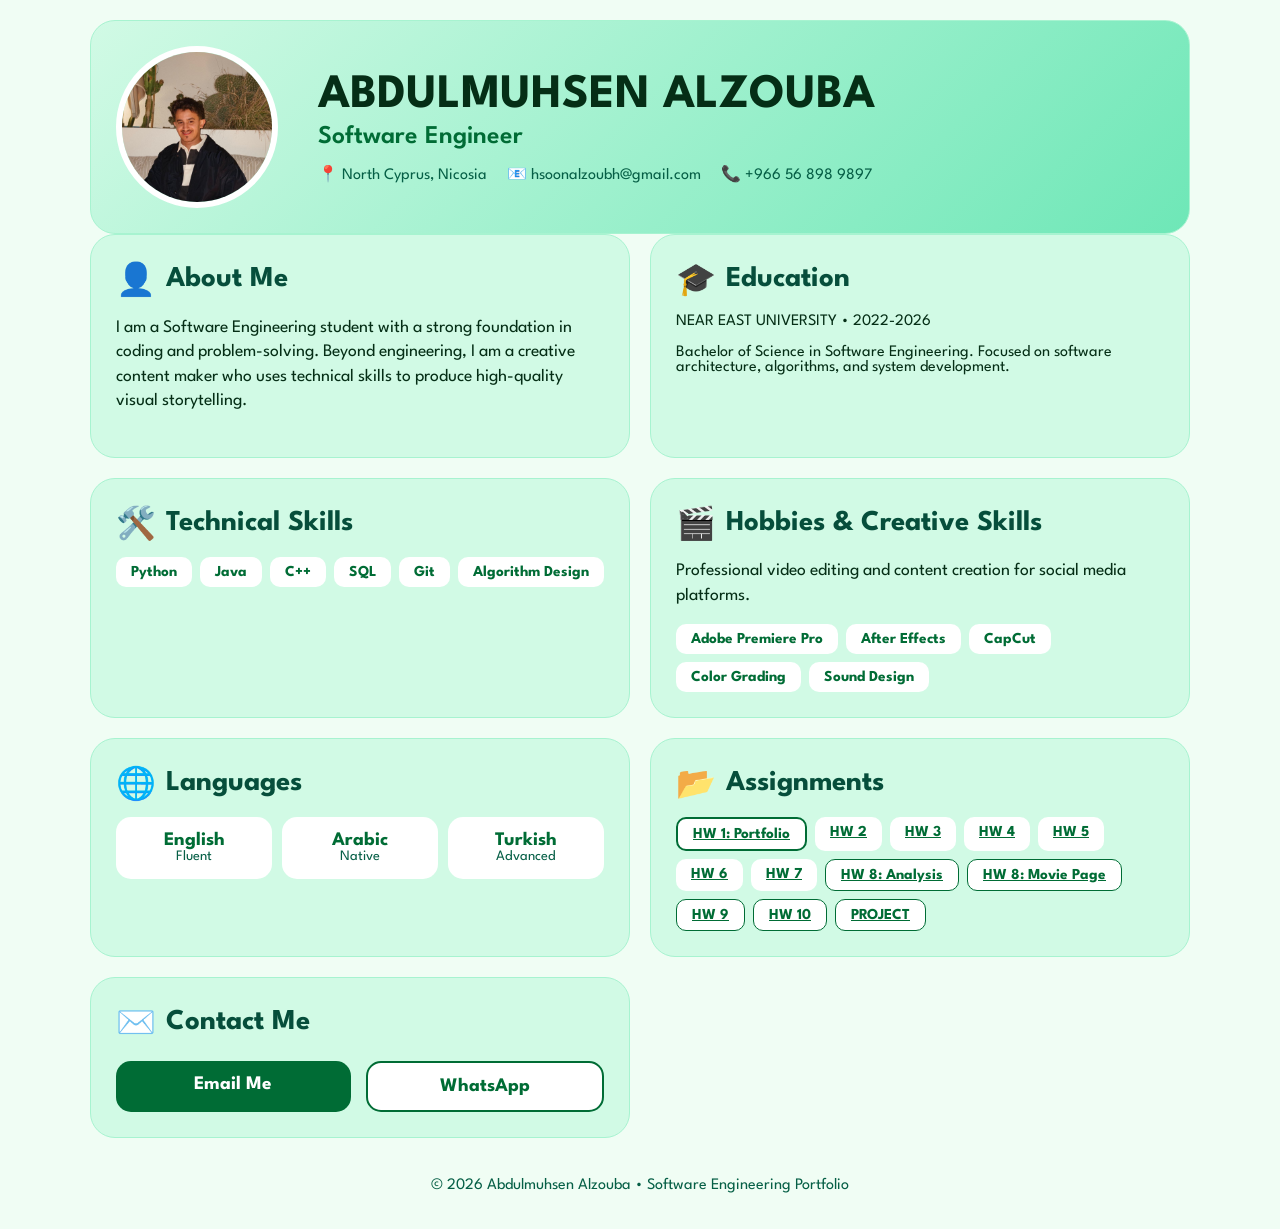
<file: index.html>
<!DOCTYPE html>
<html lang="en">
<head>
    <meta charset="UTF-8">
    <meta name="viewport" content="width=device-width, initial-scale=1.0">
    <title>Abdulmuhsen Alzouba | Portfolio</title>
    <link rel="stylesheet" href="style.css">
    <link href="https://fonts.googleapis.com/css2?family=League+Spartan:wght@400;600;700&display=swap" rel="stylesheet">
</head>
<body>

    <div class="container">
        <header class="profile-card hero-card">
            <img src="hasoon.jpg" alt="Abdulmuhsen Alzouba" class="profile-pic">
            <div class="header-text">
                <h1>ABDULMUHSEN ALZOUBA</h1>
                <p class="subtitle">Software Engineer</p>
                <div class="contact-line">
                    <span>📍 North Cyprus, Nicosia</span>
                    <a href="https://mail.google.com/mail/?view=cm&fs=1&to=hsoonalzoubh@gmail.com" target="_blank" style="text-decoration: none; color: inherit;">📧 hsoonalzoubh@gmail.com</a>
                    <span>📞 +966 56 898 9897</span>
                </div>
            </div>
        </header>

        <main class="grid-layout">
            <section class="profile-card">
                <div class="card-header">
                    <span class="main-icon">👤</span>
                    <h2>About Me</h2>
                </div>
                <p class="huge-text">I am a Software Engineering student with a strong foundation in coding and problem-solving. Beyond engineering, I am a creative content maker who uses technical skills to produce high-quality visual storytelling.</p>
            </section>

            <section class="profile-card">
                <div class="card-header">
                    <span class="main-icon">🎓</span>
                    <h2>Education</h2>
                </div>
                <div class="edu-block">
                    <p class="edu-title">NEAR EAST UNIVERSITY • 2022-2026</p>
                    <p class="edu-subtext">Bachelor of Science in Software Engineering. Focused on software architecture, algorithms, and system development.</p>
                </div>
            </section>

            <section class="profile-card">
                <div class="card-header">
                    <span class="main-icon">🛠️</span>
                    <h2>Technical Skills</h2>
                </div>
                <div class="skills-flex">
                    <div class="skill-item">Python</div>
                    <div class="skill-item">Java</div>
                    <div class="skill-item">C++</div>
                    <div class="skill-item">SQL</div>
                    <div class="skill-item">Git</div>
                    <div class="skill-item">Algorithm Design</div>
                </div>
            </section>

            <section class="profile-card">
                <div class="card-header">
                    <span class="main-icon">🎬</span>
                    <h2>Hobbies & Creative Skills</h2>
                </div>
                <p class="huge-text" style="margin-bottom: 15px;">Professional video editing and content creation for social media platforms.</p>
                <div class="skills-flex">
                    <div class="skill-item">Adobe Premiere Pro</div>
                    <div class="skill-item">After Effects</div>
                    <div class="skill-item">CapCut</div>
                    <div class="skill-item">Color Grading</div>
                    <div class="skill-item">Sound Design</div>
                </div>
            </section>

            <section class="profile-card">
                <div class="card-header">
                    <span class="main-icon">🌐</span>
                    <h2>Languages</h2>
                </div>
                <div class="lang-container">
                    <div class="lang-chip"><p>English</p><span>Fluent</span></div>
                    <div class="lang-chip"><p>Arabic</p><span>Native</span></div>
                    <div class="lang-chip"><p>Turkish</p><span>Advanced</span></div>
                </div>
            </section>

            <section class="profile-card">
                <div class="card-header">
                    <span class="main-icon">📂</span>
                    <h2>Assignments</h2>
                </div>
                <div class="skills-flex">
                    <a href="https://hasoon-alzouba-aii006.vercel.app/" target="_blank" class="skill-item" style="border: 2px solid #006C35;">HW 1: Portfolio</a>
                    <a href="ABDULMUHSEN ALZOUBA - HW2.pdf" target="_blank" class="skill-item">HW 2</a>
                    <a href="ABDULMUHSEN ALZOUBA - HW3.pdf" target="_blank" class="skill-item">HW 3</a>
                    <a href="ABDULMUHSEN ALZOUBA - HW4.pdf" target="_blank" class="skill-item">HW 4</a>
                    <a href="ABDULMUHSEN ALZOUBA - HW5.pdf" target="_blank" class="skill-item">HW 5</a>
                    <a href="ABDULMUHSEN ALZOUBA - HW6.pdf" target="_blank" class="skill-item">HW 6</a>
                    <a href="ABDULMUHSEN ALZOUBA - HW7.pdf" target="_blank" class="skill-item">HW 7</a>
                    <a href="Analysis.html" target="_blank" class="skill-item" style="background-color: #ffffff; border: 1px solid #006C35;">HW 8: Analysis</a>
                    <a href="Movie8.html" target="_blank" class="skill-item" style="background-color: #ffffff; border: 1px solid #006C35;">HW 8: Movie Page</a>
                    <a href="Form9.html" target="_blank" class="skill-item" style="background-color: #ffffff; border: 1px solid #006C35;">HW 9</a>
                    <a href="hw10.html" target="_blank" class="skill-item" style="background-color: #ffffff; border: 1px solid #006C35;">HW 10</a>
                    <a href="myproject.html" target="_blank" class="skill-item" style="background-color: #ffffff; border: 1px solid #006C35;">PROJECT</a>
                </div>
            </section>

            <section class="profile-card contact-card">
                <div class="card-header">
                    <span class="main-icon">✉️</span>
                    <h2>Contact Me</h2>
                </div>
                <div class="action-buttons">
                    <a href="https://mail.google.com/mail/?view=cm&fs=1&to=hsoonalzoubh@gmail.com" target="_blank" class="btn email-btn">Email Me</a>
                    <a href="https://wa.me/966568989897" target="_blank" class="btn wa-btn">WhatsApp</a>
                </div>
            </section>
        </main>

        <footer>
            <p>© 2026 Abdulmuhsen Alzouba • Software Engineering Portfolio</p>
        </footer>
    </div>
</body>
</html>
</file>
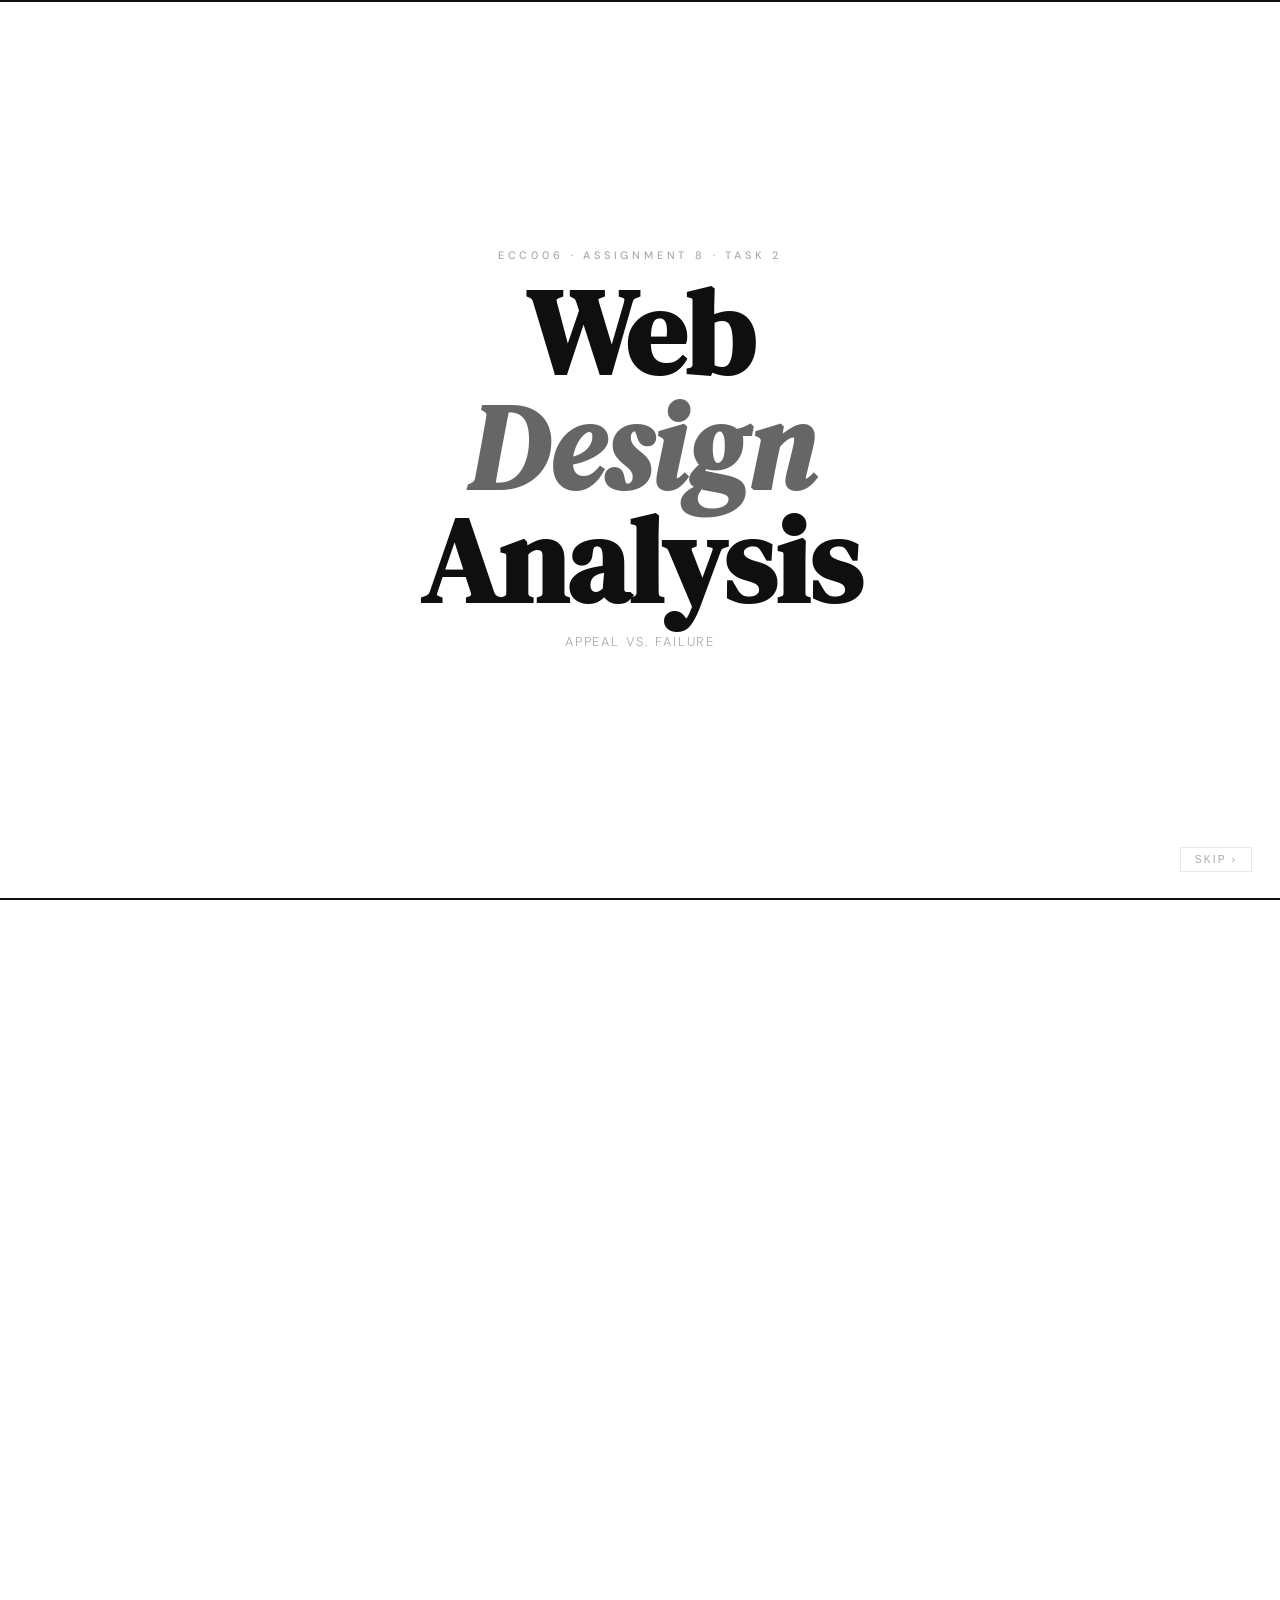
<file: Analysis.html>
<!DOCTYPE html>
<html lang="en">
<head>
  <meta charset="UTF-8"/>
  <meta name="viewport" content="width=device-width, initial-scale=1.0"/>
  <title>Web Design Analysis</title>
  <link href="https://fonts.googleapis.com/css2?family=DM+Serif+Display:ital@0;1&family=DM+Sans:wght@300;400;500&display=swap" rel="stylesheet"/>
  <style>
    *,*::before,*::after{box-sizing:border-box;margin:0;padding:0}
    :root{
      --black:#0f0f0f;--gray-900:#1a1a1a;--gray-600:#666;--gray-400:#aaa;
      --gray-200:#e8e8e8;--gray-100:#f4f4f4;--gray-50:#fafafa;
      --white:#ffffff;
      --green:#1a6b3a;--green-bg:#f0f7f3;--green-border:#c3dfc9;
      --red:#8b1a1a;--red-bg:#fdf2f2;--red-border:#f0c8c8;
      --accent:#0f0f0f;
    }
    html,body{width:100%;min-height:100%;overflow-x:hidden}
    body{background:var(--white);color:var(--black);font-family:'DM Sans',sans-serif;font-size:15px;line-height:1.6}

    /* ── INTRO ── */
    #intro{
      position:fixed;inset:0;z-index:9999;background:var(--white);
      display:flex;flex-direction:column;align-items:center;justify-content:center;
      overflow:hidden;
    }
    #intro-line{
      position:absolute;top:0;left:0;right:0;height:2px;
      background:var(--black);transform:scaleX(0);transform-origin:left;
      animation:line-in .7s .2s cubic-bezier(.22,1,.36,1) forwards;
    }
    #intro-line-b{
      position:absolute;bottom:0;left:0;right:0;height:2px;
      background:var(--black);transform:scaleX(0);transform-origin:right;
      animation:line-in .7s .4s cubic-bezier(.22,1,.36,1) forwards;
    }
    @keyframes line-in{to{transform:scaleX(1)}}

    .intro-eyebrow{
      font-family:'DM Sans',sans-serif;font-size:.68rem;font-weight:500;
      letter-spacing:.35em;text-transform:uppercase;color:var(--gray-400);
      opacity:0;animation:fadeUp .7s .8s ease forwards;
    }
    .intro-title{
      font-family:'DM Serif Display',serif;
      font-size:clamp(3rem,12vw,7.5rem);line-height:.95;
      text-align:center;color:var(--black);
      margin-top:12px;
      opacity:0;animation:slideIn .6s 1s cubic-bezier(.22,1,.36,1) forwards;
    }
    .intro-title em{font-style:italic;color:var(--gray-600)}
    .intro-sub{
      font-size:.8rem;font-weight:300;letter-spacing:.15em;
      color:var(--gray-400);margin-top:14px;text-transform:uppercase;
      opacity:0;animation:fadeUp .7s 1.4s ease forwards;
    }
    .skip-btn{
      position:absolute;bottom:28px;right:28px;
      font-size:.65rem;font-weight:500;letter-spacing:.2em;text-transform:uppercase;
      color:var(--gray-400);background:none;border:1px solid var(--gray-200);
      padding:6px 14px;cursor:pointer;transition:all .2s;
      opacity:0;animation:fadeUp .6s 1.3s ease forwards;
    }
    .skip-btn:hover{color:var(--black);border-color:var(--gray-400)}

    #intro.fade-out{animation:wipeOut .7s ease forwards}
    @keyframes wipeOut{
      0%{clip-path:inset(0 0 0 0)}
      100%{clip-path:inset(0 0 100% 0)}
    }
    @keyframes fadeUp{from{opacity:0;transform:translateY(14px)}to{opacity:1;transform:translateY(0)}}
    @keyframes slideIn{from{opacity:0;transform:translateY(24px)}to{opacity:1;transform:translateY(0)}}

    /* ── PAGE ── */
    #page{opacity:0;transition:opacity .6s ease}
    #page.visible{opacity:1}

    /* header */
    header{
      border-bottom:1px solid var(--gray-200);
      padding:52px 40px 36px;
      max-width:1000px;margin:0 auto;
    }
    .hdr-eyebrow{
      font-size:.68rem;font-weight:500;letter-spacing:.3em;
      text-transform:uppercase;color:var(--gray-400);margin-bottom:14px;
    }
    h1{
      font-family:'DM Serif Display',serif;
      font-size:clamp(2rem,5vw,3.2rem);line-height:1.1;
      color:var(--black);font-weight:400;
    }
    h1 em{font-style:italic;color:var(--gray-600)}
    .hdr-desc{
      margin-top:12px;font-size:.9rem;font-weight:300;
      color:var(--gray-600);max-width:480px;
    }

    /* main */
    main{max-width:1000px;margin:0 auto;padding:48px 40px 72px}

    /* section label */
    .section-label{
      font-size:.65rem;font-weight:500;letter-spacing:.3em;
      text-transform:uppercase;color:var(--gray-400);
      margin-bottom:20px;
      display:flex;align-items:center;gap:12px;
    }
    .section-label::after{content:'';flex:1;height:1px;background:var(--gray-200)}

    /* verdict */
    .verdict{
      display:inline-flex;align-items:center;gap:7px;
      font-size:.65rem;font-weight:500;letter-spacing:.18em;text-transform:uppercase;
      padding:4px 12px;border-radius:20px;margin-bottom:18px;
    }
    .verdict .dot{width:6px;height:6px;border-radius:50%}
    .verdict.good{background:var(--green-bg);color:var(--green);border:1px solid var(--green-border)}
    .verdict.good .dot{background:var(--green)}
    .verdict.bad{background:var(--red-bg);color:var(--red);border:1px solid var(--red-border)}
    .verdict.bad .dot{background:var(--red)}

    /* card */
    .card{
      border:1px solid var(--gray-200);
      margin-bottom:48px;
      background:var(--white);
    }
    .card:hover{border-color:var(--gray-400);transition:border-color .2s}

    .card-header{
      padding:28px 32px 22px;
      border-bottom:1px solid var(--gray-200);
      display:grid;grid-template-columns:64px 1fr;gap:0 20px;align-items:start;
    }
    .card-num{
      font-family:'DM Serif Display',serif;font-size:3rem;
      color:var(--gray-200);line-height:1;margin-top:2px;
    }
    .card-title{
      font-family:'DM Serif Display',serif;font-size:1.6rem;
      color:var(--black);font-weight:400;margin-bottom:4px;
    }
    .card-url{
      font-size:.75rem;font-weight:400;color:var(--gray-400);letter-spacing:.04em;
    }
    .card-url a{color:inherit;text-decoration:none;border-bottom:1px solid var(--gray-200)}
    .card-url a:hover{color:var(--black);border-color:var(--gray-400)}

    /* Q&A table */
    .qa-table{width:100%;border-collapse:collapse}
    .qa-table tr{border-bottom:1px solid var(--gray-100)}
    .qa-table tr:last-child{border-bottom:none}
    .qa-table tr:hover{background:var(--gray-50)}
    .qa-table th{
      width:34%;padding:16px 32px;
      font-size:.68rem;font-weight:500;letter-spacing:.18em;
      text-transform:uppercase;color:var(--gray-600);
      text-align:left;vertical-align:top;
      background:var(--gray-50);
      border-right:1px solid var(--gray-200);
    }
    .qa-table td{
      padding:16px 24px;font-size:.9rem;line-height:1.75;
      color:var(--gray-900);vertical-align:top;
    }

    /* reasons */
    .reasons{list-style:none;margin:8px 0 0;padding:0}
    .reasons li{
      padding:7px 0 7px 18px;position:relative;
      font-size:.9rem;line-height:1.65;color:var(--gray-900);
      border-bottom:1px solid var(--gray-100);
    }
    .reasons li:last-child{border-bottom:none}
    .reasons li::before{
      content:'';position:absolute;left:0;top:16px;
      width:6px;height:6px;border-radius:50%;
      background:var(--gray-400);
    }
    .reasons li strong{font-weight:500;color:var(--black)}

    /* divider */
    .divider{
      display:flex;align-items:center;gap:16px;
      margin:8px 0 44px;color:var(--gray-200);font-size:.7rem;letter-spacing:.2em;
    }
    .divider::before,.divider::after{content:'';flex:1;height:1px;background:var(--gray-200)}

    /* footer */
    footer{
      border-top:1px solid var(--gray-200);padding:24px 40px;
      max-width:1000px;margin:0 auto;
      display:flex;justify-content:space-between;align-items:center;flex-wrap:wrap;gap:12px;
    }
    .footer-label{font-size:.7rem;letter-spacing:.2em;text-transform:uppercase;color:var(--gray-400)}
    .footer-email{font-size:.8rem;color:var(--black);text-decoration:none;border-bottom:1px solid var(--gray-200)}
    .footer-email:hover{border-color:var(--black)}
  </style>
</head>
<body>

<!-- ── INTRO ── -->
<div id="intro">
  <div id="intro-line"></div>
  <div id="intro-line-b"></div>
  <p class="intro-eyebrow">ECC006 · Assignment 8 · Task 2</p>
  <h2 class="intro-title">Web<br><em>Design</em><br>Analysis</h2>
  <p class="intro-sub">Appeal vs. Failure</p>
  <button class="skip-btn" onclick="endIntro()">Skip ›</button>
</div>

<!-- ── PAGE ── -->
<div id="page">

  <header>
    <p class="hdr-eyebrow">ECC006 · Homework Assignment #8 · Task 2</p>
    <h1>Web Design <em>Analysis</em></h1>
    <p class="hdr-desc">Two websites examined — one appealing, one unappealing — evaluated across five criteria.</p>
  </header>

  <main>

    <!-- SITE 1: APPLE -->
    <p class="section-label">Website One</p>
    <div class="card">
      <div class="card-header">
        <div class="card-num">01</div>
        <div>
          <div class="verdict good"><span class="dot"></span>Appealing</div>
          <p class="card-title">Apple</p>
          <p class="card-url"><a href="https://www.apple.com" target="_blank" rel="noopener">https://www.apple.com</a></p>
        </div>
      </div>
      <table class="qa-table">
        <tr>
          <th>a. URL</th>
          <td>https://www.apple.com</td>
        </tr>
        <tr>
          <th>b. Does it use tables?</th>
          <td>Apple.com uses tables only for structured data such as product specification comparisons. Tables are not used for page layout — all layout is CSS-based.</td>
        </tr>
        <tr>
          <th>c. Does it use CSS?</th>
          <td>Yes, extensively. CSS handles the full page layout via Flexbox and Grid, typography scaling, color theming, hover transitions, scroll animations, and responsive breakpoints for all device sizes.</td>
        </tr>
        <tr>
          <th>d. Appealing — three reasons</th>
          <td>
            <ul class="reasons">
              <li><strong>Minimalist layout with generous whitespace.</strong> Every element feels deliberate. Nothing competes for attention unnecessarily, making the page instantly readable and visually calming.</li>
              <li><strong>Consistent, refined typography.</strong> Apple's custom typefaces are used with precise sizing hierarchy — bold headings, readable body text, and consistent rhythm that reinforces the premium brand.</li>
              <li><strong>Smooth, purposeful animations.</strong> Scroll-triggered effects and product showcases feel cinematic rather than gimmicky. They guide the eye naturally without slowing navigation.</li>
            </ul>
          </td>
        </tr>
        <tr>
          <th>e. Improvements</th>
          <td>Not applicable — this website is appealing. The only minor critique is that deeply nested product categories can require several taps to reach on mobile.</td>
        </tr>
      </table>
    </div>

    <div class="divider">✦ ✦ ✦</div>

    <!-- SITE 2: LING'S CARS -->
    <p class="section-label">Website Two</p>
    <div class="card">
      <div class="card-header">
        <div class="card-num">02</div>
        <div>
          <div class="verdict bad"><span class="dot"></span>Unappealing</div>
          <p class="card-title">Ling's Cars</p>
          <p class="card-url"><a href="https://www.lingscars.com" target="_blank" rel="noopener">https://www.lingscars.com</a></p>
        </div>
      </div>
      <table class="qa-table">
        <tr>
          <th>a. URL</th>
          <td>https://www.lingscars.com</td>
        </tr>
        <tr>
          <th>b. Does it use tables?</th>
          <td>Yes — both for page layout (an outdated practice) and to organize car listings. The combination makes the page structure visually confusing and hard to parse.</td>
        </tr>
        <tr>
          <th>c. Does it use CSS?</th>
          <td>Yes, but ineffectively. CSS is applied for colors and font sizes, but the choices are chaotic — clashing neon backgrounds, multiple competing text colors per section, and no consistent spacing or visual hierarchy.</td>
        </tr>
        <tr>
          <th>d. Unappealing — three reasons</th>
          <td>
            <ul class="reasons">
              <li><strong>Extreme visual chaos.</strong> The homepage bombards visitors with flashing GIF animations, autoplaying videos, and dozens of competing banners. Every element shouts at the same volume — there is no focal point.</li>
              <li><strong>No coherent color scheme or typography.</strong> Text appears in red, green, yellow, white, and blue within the same section. Font sizes are inconsistent and many headings are in ALL CAPS with decorative fonts that hurt readability.</li>
              <li><strong>Confusing navigation and unclear purpose.</strong> A first-time visitor cannot quickly identify how to browse cars or get a quote. Core user goals require significant effort due to information buried under promotional noise.</li>
            </ul>
          </td>
        </tr>
        <tr>
          <th>e. Improvements</th>
          <td>
            <ul class="reasons">
              <li><strong>Establish a clean 2–3 color palette.</strong> Remove clashing neon backgrounds and replace with neutral whites or light grays that let car photography stand out.</li>
              <li><strong>Redesign navigation.</strong> A clear top menu with logical categories and a visible "Get a Quote" CTA would immediately improve usability without scrolling.</li>
              <li><strong>Remove animated GIFs and autoplaying media.</strong> These distract from the product and slow page load. Static images with a single intentional animation would create a more professional impression.</li>
            </ul>
          </td>
        </tr>
      </table>
    </div>

  </main>

  <footer>
    <span class="footer-label">ECC006 · Homework #8</span>
    <a href="mailto:20215679@std.neu.edu.tr" class="footer-email">20215679@std.neu.edu.tr</a>
  </footer>

</div>

<script>
  const intro = document.getElementById('intro');
  const timer = setTimeout(endIntro, 3500);
  function endIntro(){
    clearTimeout(timer);
    intro.classList.add('fade-out');
    setTimeout(()=>{
      intro.style.display='none';
      document.getElementById('page').classList.add('visible');
    },700);
  }
</script>
</body>
</html>
</file>
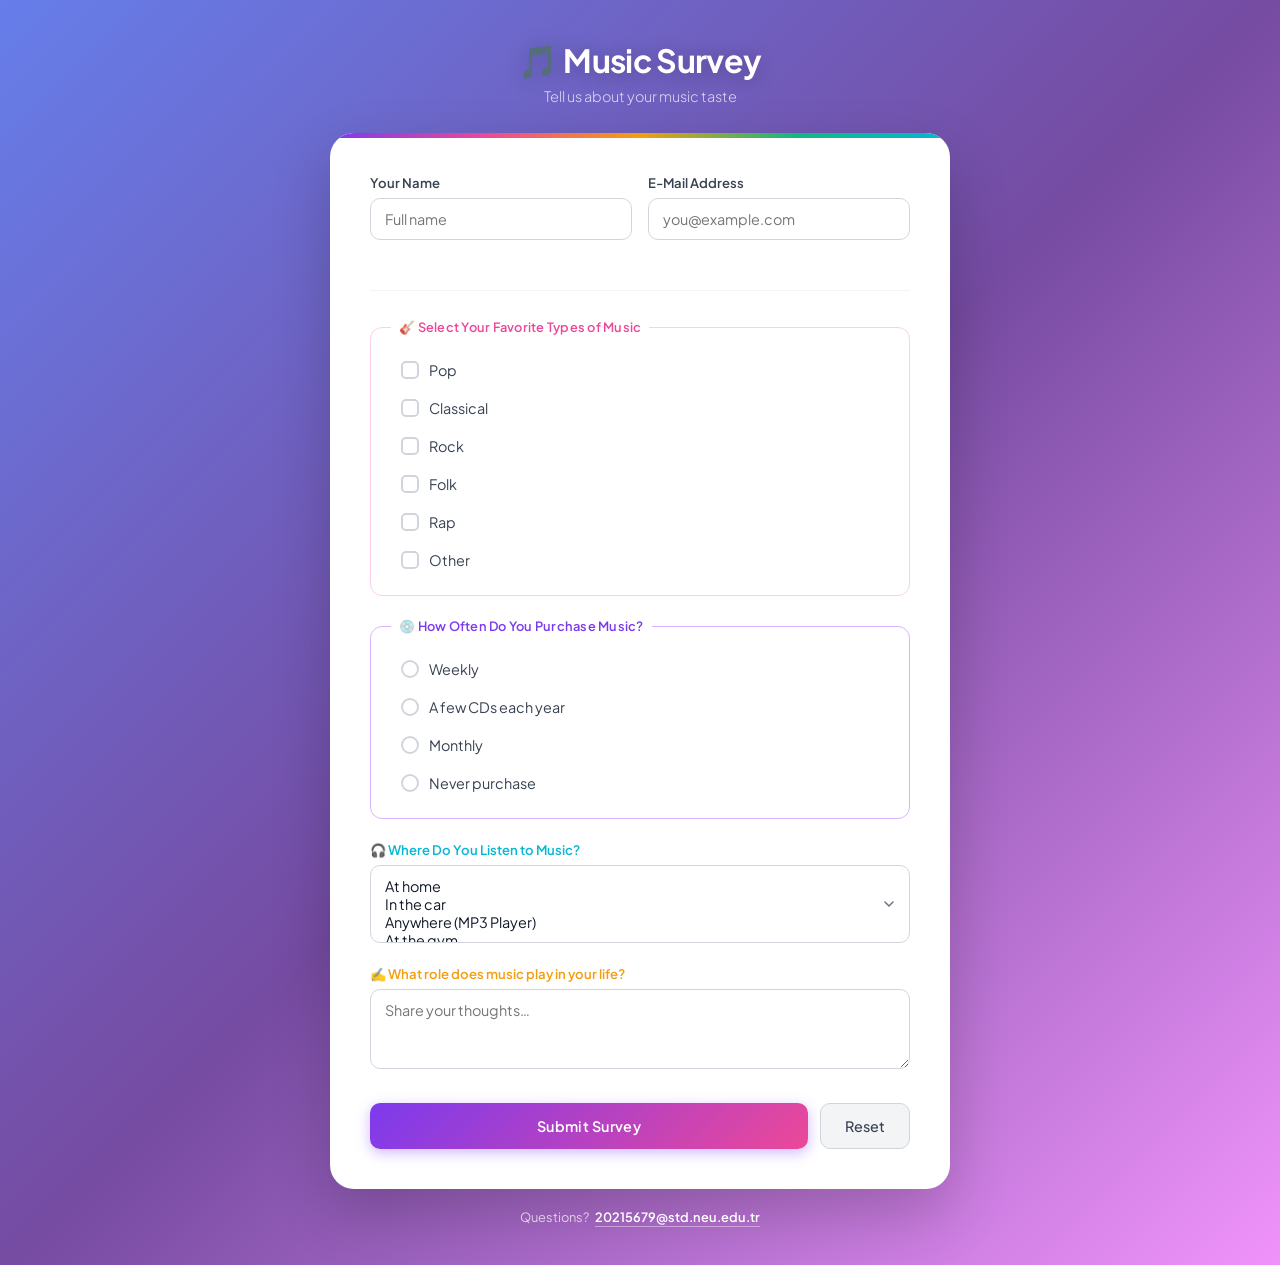
<file: Form9.html>
<!DOCTYPE html>
<html lang="en">
<head>
  <meta charset="UTF-8"/>
  <meta name="viewport" content="width=device-width, initial-scale=1.0"/>
  <title>Music Survey</title>
  <link href="https://fonts.googleapis.com/css2?family=Plus+Jakarta+Sans:wght@300;400;500;600;700&display=swap" rel="stylesheet"/>
  <style>
    *,*::before,*::after{box-sizing:border-box;margin:0;padding:0}

    :root{
      --purple:#7c3aed;
      --purple-light:#ede9fe;
      --pink:#ec4899;
      --pink-light:#fce7f3;
      --cyan:#06b6d4;
      --cyan-light:#cffafe;
      --amber:#f59e0b;
      --amber-light:#fef3c7;
      --green:#10b981;
      --green-light:#d1fae5;
      --gray-900:#111827;
      --gray-700:#374151;
      --gray-500:#6b7280;
      --gray-300:#d1d5db;
      --gray-100:#f3f4f6;
      --white:#ffffff;
    }

    body{
      font-family:'Plus Jakarta Sans',sans-serif;
      background:linear-gradient(135deg,#667eea 0%,#764ba2 50%,#f093fb 100%);
      min-height:100vh;
      display:flex;align-items:center;justify-content:center;
      padding:40px 16px;
    }

    .page-wrap{
      width:100%;max-width:620px;
    }

    /* page title above card */
    .page-title{
      text-align:center;margin-bottom:28px;
    }
    .page-title h1{
      font-size:2rem;font-weight:700;color:#fff;
      letter-spacing:-.02em;
      text-shadow:0 2px 20px rgba(0,0,0,.25);
    }
    .page-title p{
      font-size:.9rem;color:rgba(255,255,255,.75);
      margin-top:6px;font-weight:300;
    }

    /* card */
    .card{
      background:var(--white);
      border-radius:24px;
      box-shadow:0 24px 60px rgba(0,0,0,.2);
      overflow:hidden;
    }

    /* rainbow top bar */
    .card-bar{
      height:5px;
      background:linear-gradient(90deg,#7c3aed,#ec4899,#f59e0b,#10b981,#06b6d4);
    }

    form{padding:36px 40px 40px}

    /* section heading */
    .form-section{font-size:.7rem;font-weight:600;letter-spacing:.15em;
      text-transform:uppercase;color:var(--gray-500);margin:0 0 20px}

    /* ── FIELD ── */
    .field{margin-bottom:22px}
    .field label{
      display:block;font-size:.82rem;font-weight:600;
      color:var(--gray-700);margin-bottom:7px;
    }
    .field input[type="text"],
    .field input[type="email"],
    .field textarea,
    .field select{
      width:100%;padding:11px 14px;
      border:1.5px solid var(--gray-300);
      border-radius:10px;
      font-family:inherit;font-size:.9rem;color:var(--gray-900);
      background:var(--white);
      outline:none;
      transition:border-color .2s,box-shadow .2s;
    }
    .field input[type="text"]:focus,
    .field input[type="email"]:focus,
    .field textarea:focus,
    .field select:focus{
      border-color:var(--purple);
      box-shadow:0 0 0 3px var(--purple-light);
    }
    .field textarea{resize:vertical;min-height:80px}
    .field select{cursor:pointer}

    /* ── DIVIDER ── */
    .divider{height:1px;background:var(--gray-100);margin:28px 0}

    /* ── FIELDSET ── */
    fieldset{
      border:1.5px solid var(--gray-300);
      border-radius:12px;
      padding:18px 20px 14px;
      margin-bottom:22px;
    }
    legend{
      font-size:.8rem;font-weight:600;
      padding:0 8px;color:var(--gray-700);
      letter-spacing:.02em;
    }

    /* radio fieldset accent */
    fieldset.radio-group{border-color:#d8b4fe}
    fieldset.radio-group legend{color:var(--purple)}

    /* checkbox fieldset accent */
    fieldset.check-group{border-color:#fbcfe8}
    fieldset.check-group legend{color:var(--pink)}

    /* ── RADIO ── */
    .radio-option{
      display:flex;align-items:center;gap:10px;
      padding:8px 10px;border-radius:8px;cursor:pointer;
      transition:background .15s;margin-bottom:4px;
    }
    .radio-option:hover{background:var(--purple-light)}
    .radio-option input[type="radio"]{
      appearance:none;-webkit-appearance:none;
      width:18px;height:18px;border-radius:50%;
      border:2px solid var(--gray-300);
      flex-shrink:0;cursor:pointer;
      transition:border-color .2s;position:relative;
    }
    .radio-option input[type="radio"]:checked{
      border-color:var(--purple);border-width:5px;
      background:var(--white);
    }
    .radio-option span{font-size:.9rem;color:var(--gray-700);font-weight:400}

    /* ── CHECKBOX ── */
    .check-option{
      display:flex;align-items:center;gap:10px;
      padding:8px 10px;border-radius:8px;cursor:pointer;
      transition:background .15s;margin-bottom:4px;
    }
    .check-option:hover{background:var(--pink-light)}
    .check-option input[type="checkbox"]{
      appearance:none;-webkit-appearance:none;
      width:18px;height:18px;border-radius:5px;
      border:2px solid var(--gray-300);
      flex-shrink:0;cursor:pointer;
      transition:all .15s;position:relative;
    }
    .check-option input[type="checkbox"]:checked{
      background:var(--pink);border-color:var(--pink);
    }
    .check-option input[type="checkbox"]:checked::after{
      content:'';position:absolute;
      left:4px;top:1px;width:6px;height:10px;
      border:2px solid #fff;border-top:none;border-left:none;
      transform:rotate(45deg);
    }
    .check-option span{font-size:.9rem;color:var(--gray-700);font-weight:400}

    /* ── SELECT ── */
    .field select{
      appearance:none;-webkit-appearance:none;
      background-image:url("data:image/svg+xml,%3Csvg xmlns='http://www.w3.org/2000/svg' width='12' height='12' viewBox='0 0 12 12'%3E%3Cpath d='M2 4l4 4 4-4' stroke='%236b7280' stroke-width='1.5' fill='none' stroke-linecap='round'/%3E%3C/svg%3E");
      background-repeat:no-repeat;background-position:right 14px center;
      padding-right:36px;
    }
    .field select:focus{border-color:var(--cyan);box-shadow:0 0 0 3px var(--cyan-light)}

    /* select accent label */
    .select-label{color:var(--cyan) !important}

    /* ── TEXTAREA accent ── */
    .textarea-label{color:var(--amber) !important}
    .field textarea:focus{
      border-color:var(--amber);box-shadow:0 0 0 3px var(--amber-light);
    }

    /* ── BUTTONS ── */
    .btn-row{display:flex;gap:12px;margin-top:30px}

    .btn-submit{
      flex:1;padding:13px 24px;
      background:linear-gradient(135deg,var(--purple),var(--pink));
      color:#fff;font-family:inherit;font-size:.9rem;font-weight:600;
      border:none;border-radius:10px;cursor:pointer;
      letter-spacing:.02em;
      transition:opacity .2s,transform .1s;
      box-shadow:0 4px 14px rgba(124,58,237,.35);
    }
    .btn-submit:hover{opacity:.9}
    .btn-submit:active{transform:scale(.98)}

    .btn-reset{
      padding:13px 24px;
      background:var(--gray-100);
      color:var(--gray-700);font-family:inherit;font-size:.9rem;font-weight:500;
      border:1.5px solid var(--gray-300);border-radius:10px;cursor:pointer;
      transition:background .2s,transform .1s;
    }
    .btn-reset:hover{background:var(--gray-300)}
    .btn-reset:active{transform:scale(.98)}

    /* two-col name+email */
    .two-col{display:grid;grid-template-columns:1fr 1fr;gap:16px}
    @media(max-width:480px){.two-col{grid-template-columns:1fr}form{padding:28px 24px 32px}}
  </style>
</head>
<body>

<div class="page-wrap">
  <div class="page-title">
    <h1>🎵 Music Survey</h1>
    <p>Tell us about your music taste</p>
  </div>

  <div class="card">
    <div class="card-bar"></div>

    <form action="http://www.uyar.com/teaching/ecc006/2017spring/login.php" method="post">

      <!-- Name + Email -->
      <div class="two-col">
        <div class="field">
          <label for="name">Your Name</label>
          <input type="text" id="name" name="name" placeholder="Full name"/>
        </div>
        <div class="field">
          <label for="email">E-Mail Address</label>
          <input type="email" id="email" name="email" placeholder="you@example.com"/>
        </div>
      </div>

      <div class="divider"></div>

      <!-- Checkbox group -->
      <fieldset class="check-group">
        <legend>🎸 Select Your Favorite Types of Music</legend>
        <label class="check-option"><input type="checkbox" name="genre" value="pop"/><span>Pop</span></label>
        <label class="check-option"><input type="checkbox" name="genre" value="classical"/><span>Classical</span></label>
        <label class="check-option"><input type="checkbox" name="genre" value="rock"/><span>Rock</span></label>
        <label class="check-option"><input type="checkbox" name="genre" value="folk"/><span>Folk</span></label>
        <label class="check-option"><input type="checkbox" name="genre" value="rap"/><span>Rap</span></label>
        <label class="check-option"><input type="checkbox" name="genre" value="other"/><span>Other</span></label>
      </fieldset>

      <!-- Radio group -->
      <fieldset class="radio-group">
        <legend>💿 How Often Do You Purchase Music?</legend>
        <label class="radio-option"><input type="radio" name="frequency" value="weekly"/><span>Weekly</span></label>
        <label class="radio-option"><input type="radio" name="frequency" value="few"/><span>A few CDs each year</span></label>
        <label class="radio-option"><input type="radio" name="frequency" value="monthly"/><span>Monthly</span></label>
        <label class="radio-option"><input type="radio" name="frequency" value="never"/><span>Never purchase</span></label>
      </fieldset>

      <!-- Select box -->
      <div class="field">
        <label class="select-label" for="location">🎧 Where Do You Listen to Music?</label>
        <select id="location" name="location" size="3">
          <option value="home">At home</option>
          <option value="car">In the car</option>
          <option value="mp3">Anywhere (MP3 Player)</option>
          <option value="gym">At the gym</option>
          <option value="work">At work</option>
        </select>
      </div>

      <!-- Textarea -->
      <div class="field">
        <label class="textarea-label" for="role">✍️ What role does music play in your life?</label>
        <textarea id="role" name="role" cols="60" rows="3" placeholder="Share your thoughts…"></textarea>
      </div>

      <!-- Buttons -->
      <div class="btn-row">
        <button type="submit" class="btn-submit">Submit Survey</button>
        <button type="reset" class="btn-reset">Reset</button>
      </div>

    </form>
  </div>

  <!-- Footer email link -->
  <p style="text-align:center;margin-top:20px;font-size:.8rem;color:rgba(255,255,255,.7);font-family:'Plus Jakarta Sans',sans-serif;">
    Questions? &nbsp;
    <a href="mailto:20215679@std.neu.edu.tr"
       style="color:#fff;font-weight:600;text-decoration:none;border-bottom:1px solid rgba(255,255,255,.4);padding-bottom:1px;transition:border-color .2s;">
      20215679@std.neu.edu.tr
    </a>
  </p>
</div>

</body>
</html>
</file>
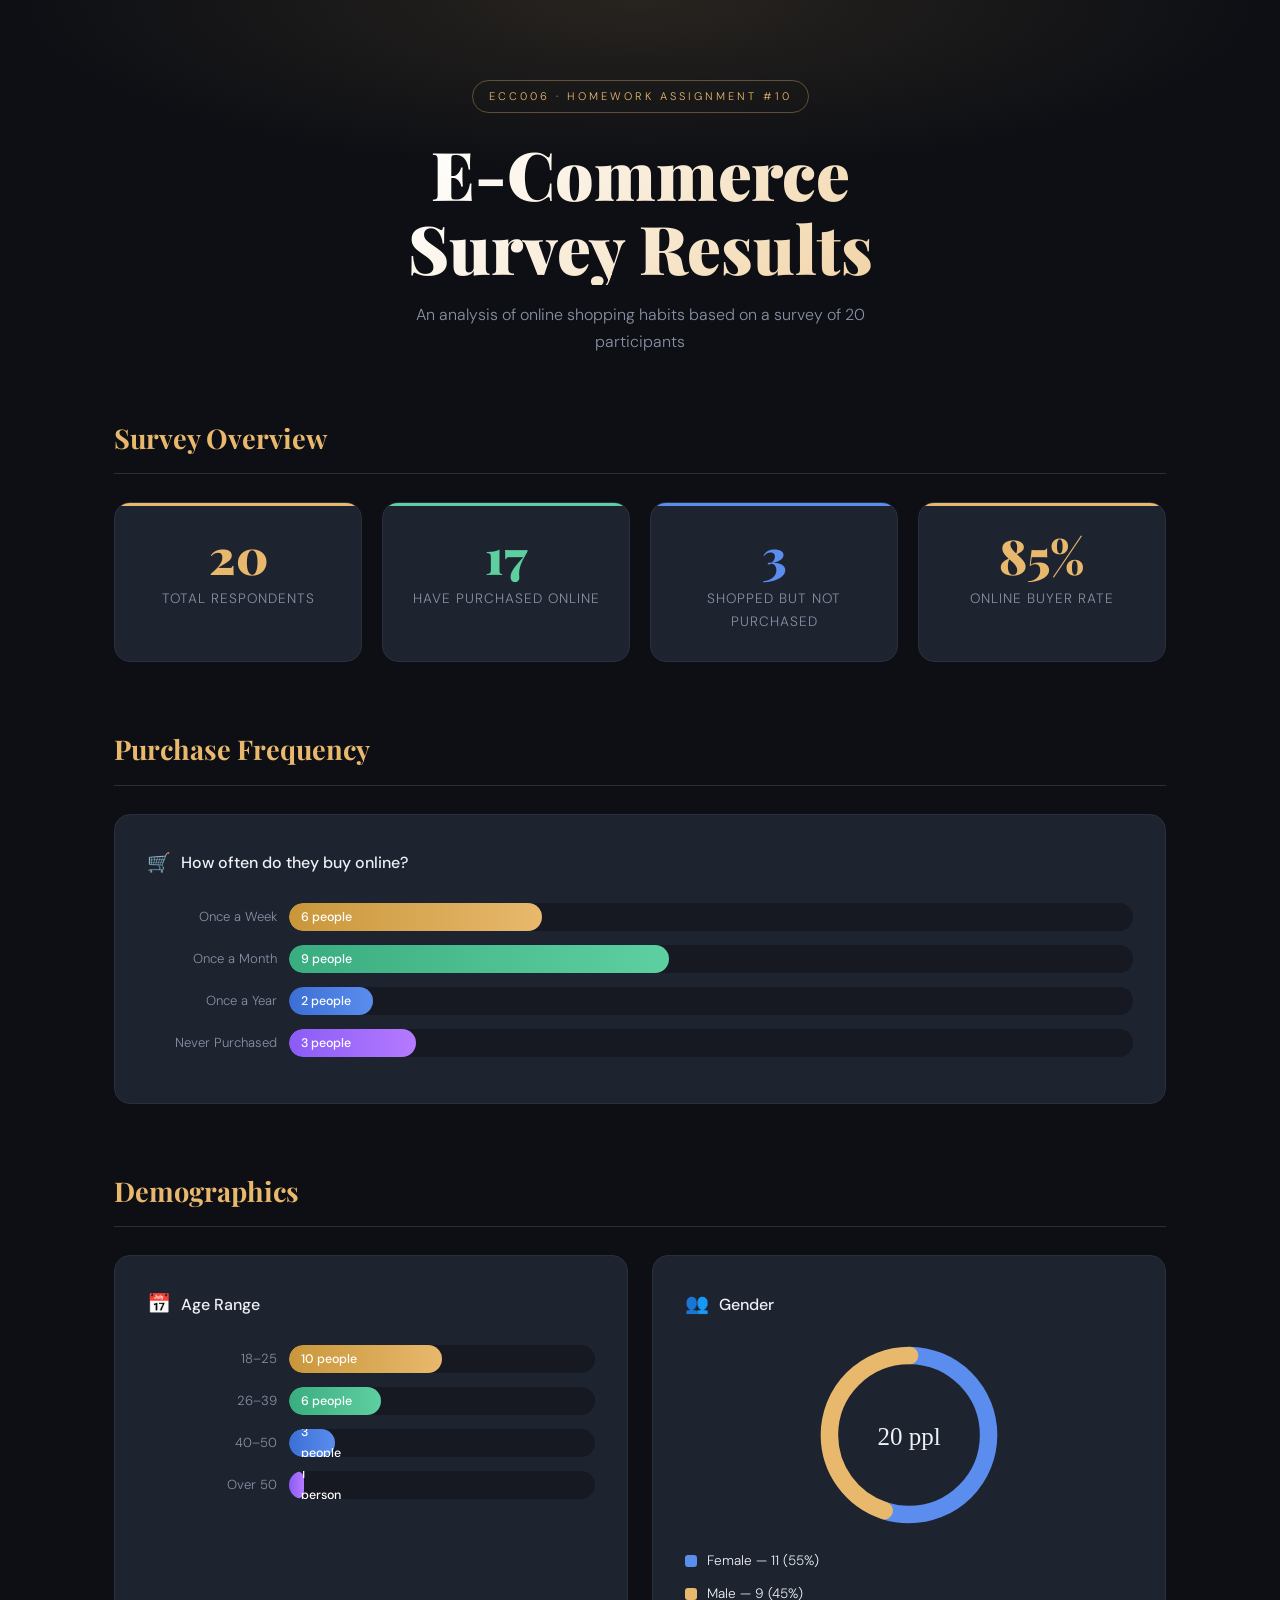
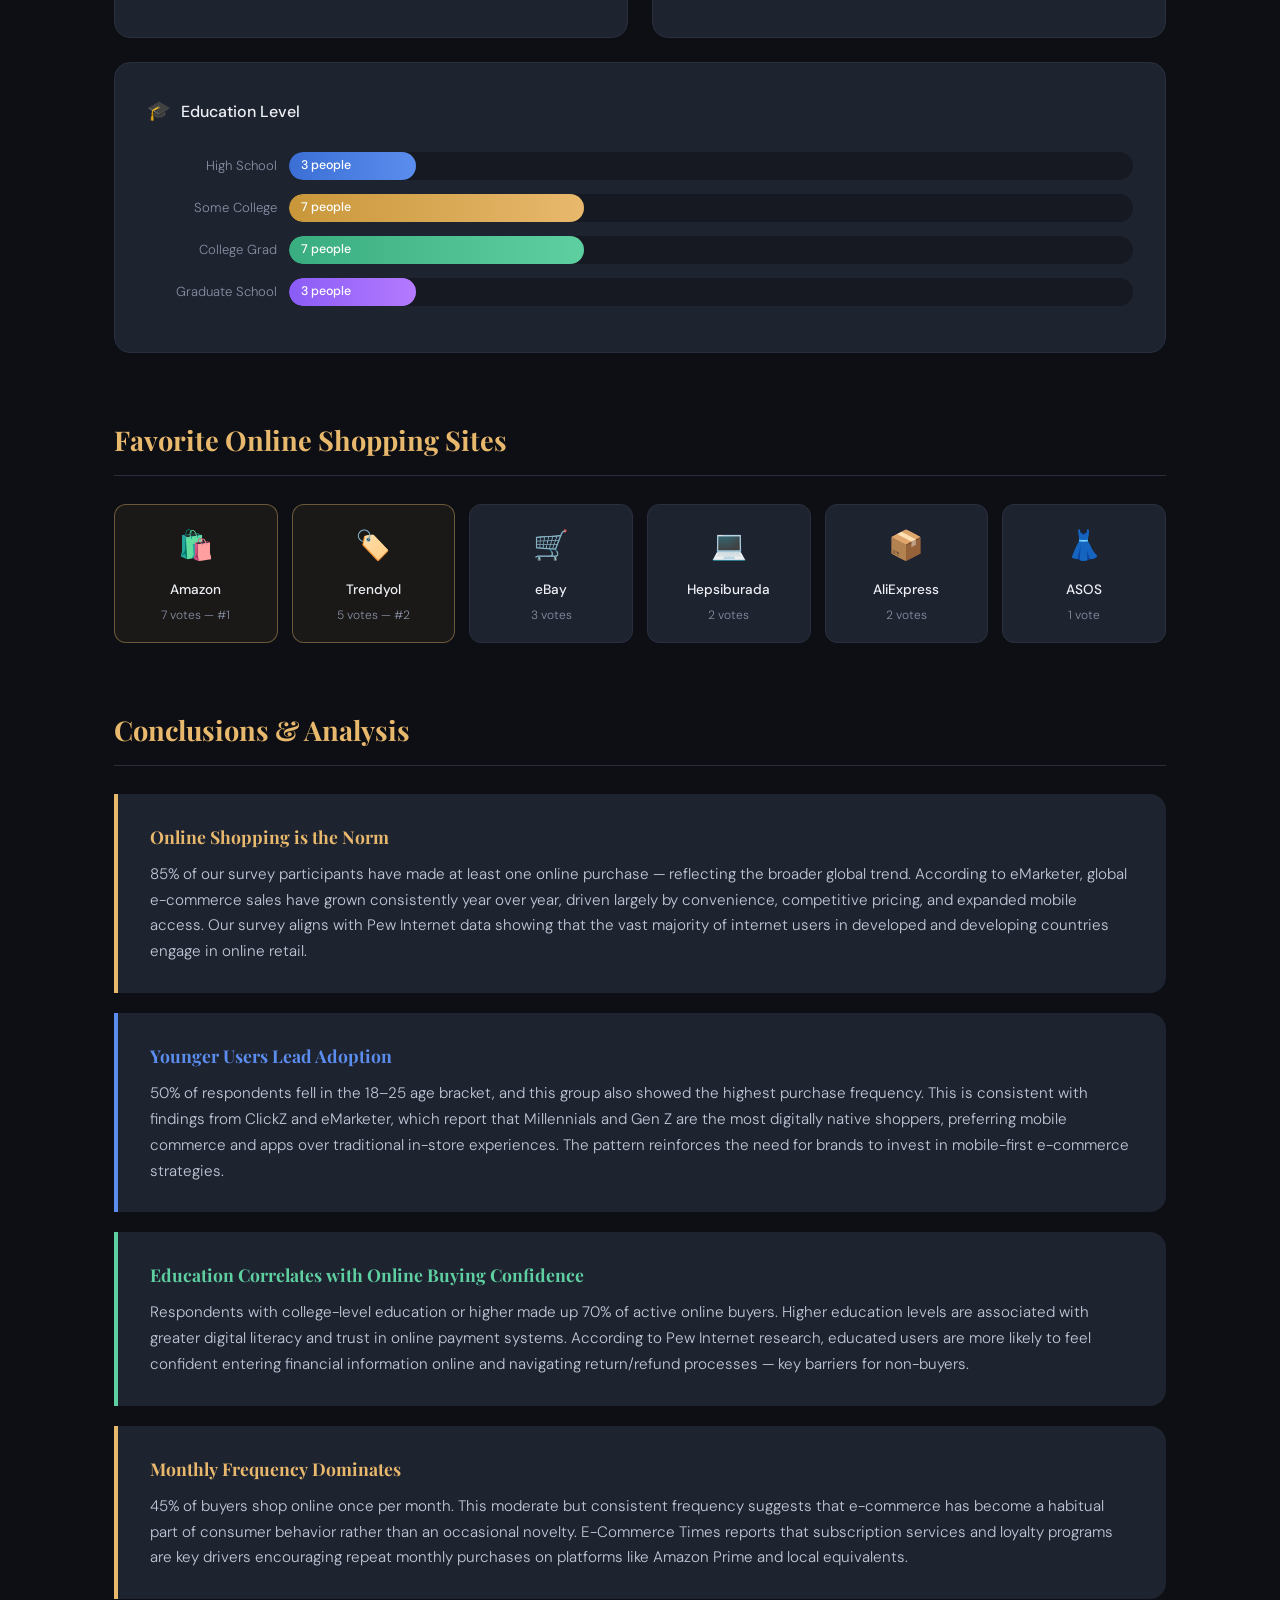
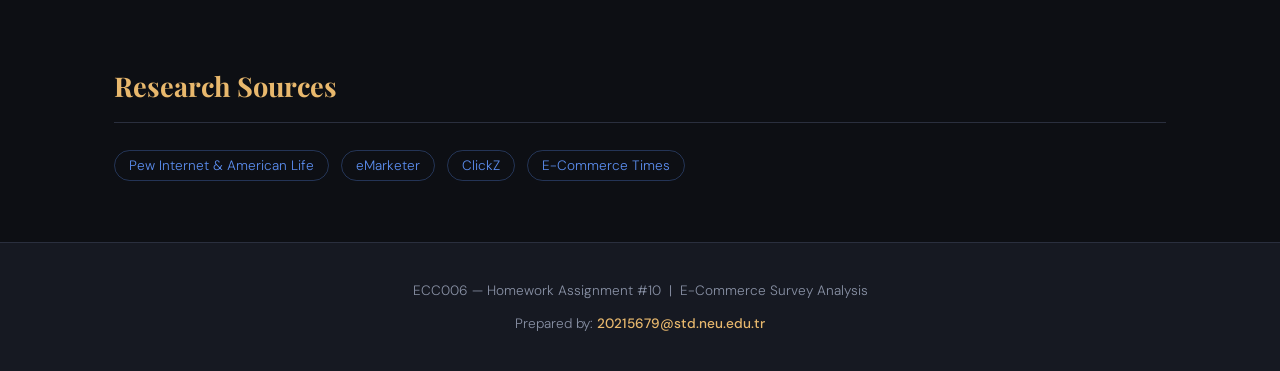
<file: hw10.html>
<!DOCTYPE html>
<html lang="en">
<head>
  <meta charset="UTF-8" />
  <meta name="viewport" content="width=device-width, initial-scale=1.0"/>
  <title>E-Commerce Survey Results — ECC006 HW10</title>
  <link href="https://fonts.googleapis.com/css2?family=Playfair+Display:wght@400;700;900&family=DM+Sans:wght@300;400;500&display=swap" rel="stylesheet"/>
  <style>
    :root {
      --bg: #0d0f14;
      --surface: #161922;
      --card: #1e2330;
      --accent: #e8b86d;
      --accent2: #5b8dee;
      --accent3: #5ecfa0;
      --text: #eef0f5;
      --muted: #8890a4;
      --border: #2a2f3e;
    }

    *, *::before, *::after { box-sizing: border-box; margin: 0; padding: 0; }

    body {
      background: var(--bg);
      color: var(--text);
      font-family: 'DM Sans', sans-serif;
      font-weight: 300;
      line-height: 1.7;
      min-height: 100vh;
    }

    /* ── HERO ── */
    .hero {
      text-align: center;
      padding: 80px 24px 60px;
      position: relative;
      overflow: hidden;
    }
    .hero::before {
      content: '';
      position: absolute;
      inset: 0;
      background: radial-gradient(ellipse 70% 60% at 50% 0%, rgba(232,184,109,0.12) 0%, transparent 70%);
      pointer-events: none;
    }
    .hero .tag {
      display: inline-block;
      font-size: 11px;
      letter-spacing: 3px;
      text-transform: uppercase;
      color: var(--accent);
      border: 1px solid rgba(232,184,109,0.35);
      padding: 6px 16px;
      border-radius: 50px;
      margin-bottom: 24px;
    }
    .hero h1 {
      font-family: 'Playfair Display', serif;
      font-size: clamp(2.4rem, 6vw, 4.2rem);
      font-weight: 900;
      line-height: 1.1;
      margin-bottom: 16px;
      background: linear-gradient(135deg, #fff 30%, var(--accent) 100%);
      -webkit-background-clip: text;
      -webkit-text-fill-color: transparent;
      background-clip: text;
    }
    .hero p {
      color: var(--muted);
      font-size: 1rem;
      max-width: 540px;
      margin: 0 auto;
    }

    /* ── LAYOUT ── */
    .container { max-width: 1100px; margin: 0 auto; padding: 0 24px; }
    section { margin-bottom: 64px; }

    .section-title {
      font-family: 'Playfair Display', serif;
      font-size: 1.7rem;
      font-weight: 700;
      color: var(--accent);
      margin-bottom: 28px;
      padding-bottom: 12px;
      border-bottom: 1px solid var(--border);
    }

    /* ── STAT CARDS ── */
    .stat-grid {
      display: grid;
      grid-template-columns: repeat(auto-fit, minmax(200px, 1fr));
      gap: 20px;
      margin-bottom: 48px;
    }
    .stat-card {
      background: var(--card);
      border: 1px solid var(--border);
      border-radius: 16px;
      padding: 28px 24px;
      text-align: center;
      position: relative;
      overflow: hidden;
      animation: fadeUp 0.6s ease both;
    }
    .stat-card::after {
      content: '';
      position: absolute;
      top: 0; left: 0; right: 0;
      height: 3px;
      background: var(--accent);
      border-radius: 16px 16px 0 0;
    }
    .stat-card.blue::after { background: var(--accent2); }
    .stat-card.green::after { background: var(--accent3); }
    .stat-num {
      font-family: 'Playfair Display', serif;
      font-size: 3rem;
      font-weight: 900;
      line-height: 1;
      margin-bottom: 8px;
      color: var(--accent);
    }
    .stat-card.blue .stat-num { color: var(--accent2); }
    .stat-card.green .stat-num { color: var(--accent3); }
    .stat-label { font-size: 0.85rem; color: var(--muted); text-transform: uppercase; letter-spacing: 1px; }

    /* ── BAR CHARTS ── */
    .chart-wrap {
      background: var(--card);
      border: 1px solid var(--border);
      border-radius: 16px;
      padding: 32px;
      margin-bottom: 24px;
    }
    .chart-title {
      font-size: 1rem;
      font-weight: 500;
      color: var(--text);
      margin-bottom: 24px;
      display: flex;
      align-items: center;
      gap: 10px;
    }
    .chart-title span { font-size: 1.2rem; }

    .bar-row {
      display: flex;
      align-items: center;
      gap: 12px;
      margin-bottom: 14px;
    }
    .bar-label { width: 130px; font-size: 0.82rem; color: var(--muted); text-align: right; flex-shrink: 0; }
    .bar-track { flex: 1; background: var(--surface); border-radius: 50px; height: 28px; overflow: hidden; }
    .bar-fill {
      height: 100%;
      border-radius: 50px;
      display: flex;
      align-items: center;
      padding-left: 12px;
      font-size: 0.78rem;
      font-weight: 500;
      color: #fff;
      transition: width 1.2s cubic-bezier(.22,1,.36,1);
      animation: growBar 1.2s cubic-bezier(.22,1,.36,1) both;
    }

    @keyframes growBar {
      from { width: 0 !important; }
    }

    .bar-gold { background: linear-gradient(90deg, #c9973a, var(--accent)); }
    .bar-blue { background: linear-gradient(90deg, #3b6fd4, var(--accent2)); }
    .bar-green { background: linear-gradient(90deg, #3aad80, var(--accent3)); }
    .bar-purple { background: linear-gradient(90deg, #8a5cf6, #b57aff); }

    /* ── TWO COLS ── */
    .two-col { display: grid; grid-template-columns: 1fr 1fr; gap: 24px; }
    @media (max-width: 680px) { .two-col { grid-template-columns: 1fr; } }

    /* ── DONUT CHART (CSS) ── */
    .donut-wrap { display: flex; flex-direction: column; align-items: center; gap: 24px; }
    .donut-svg { width: 180px; height: 180px; }
    .donut-legend { display: flex; flex-direction: column; gap: 10px; width: 100%; }
    .legend-item { display: flex; align-items: center; gap: 10px; font-size: 0.85rem; }
    .legend-dot { width: 12px; height: 12px; border-radius: 3px; flex-shrink: 0; }

    /* ── SITES LIST ── */
    .sites-grid {
      display: grid;
      grid-template-columns: repeat(auto-fill, minmax(160px, 1fr));
      gap: 14px;
    }
    .site-card {
      background: var(--card);
      border: 1px solid var(--border);
      border-radius: 12px;
      padding: 16px;
      text-align: center;
      font-size: 0.85rem;
    }
    .site-card .site-icon { font-size: 1.8rem; margin-bottom: 8px; }
    .site-card .site-name { font-weight: 500; margin-bottom: 4px; }
    .site-card .site-votes { font-size: 0.75rem; color: var(--muted); }
    .site-card.top { border-color: rgba(232,184,109,0.4); background: rgba(232,184,109,0.06); }

    /* ── CONCLUSIONS ── */
    .conclusion-box {
      background: var(--card);
      border-left: 4px solid var(--accent);
      border-radius: 0 16px 16px 0;
      padding: 28px 32px;
      margin-bottom: 20px;
    }
    .conclusion-box h3 {
      font-family: 'Playfair Display', serif;
      font-size: 1.1rem;
      color: var(--accent);
      margin-bottom: 10px;
    }
    .conclusion-box.blue { border-left-color: var(--accent2); }
    .conclusion-box.blue h3 { color: var(--accent2); }
    .conclusion-box.green { border-left-color: var(--accent3); }
    .conclusion-box.green h3 { color: var(--accent3); }
    .conclusion-box p { color: #c0c8d8; font-size: 0.95rem; }

    /* ── SOURCES ── */
    .sources ul { list-style: none; display: flex; flex-wrap: wrap; gap: 12px; }
    .sources a {
      color: var(--accent2);
      text-decoration: none;
      font-size: 0.85rem;
      border: 1px solid rgba(91,141,238,0.3);
      padding: 6px 14px;
      border-radius: 50px;
      transition: background 0.2s;
    }
    .sources a:hover { background: rgba(91,141,238,0.12); }

    /* ── FOOTER ── */
    footer {
      background: var(--surface);
      border-top: 1px solid var(--border);
      text-align: center;
      padding: 36px 24px;
      color: var(--muted);
      font-size: 0.85rem;
    }
    footer a {
      color: var(--accent);
      text-decoration: none;
      font-weight: 500;
    }
    footer a:hover { text-decoration: underline; }

    @keyframes fadeUp {
      from { opacity: 0; transform: translateY(20px); }
      to   { opacity: 1; transform: translateY(0); }
    }
  </style>
</head>
<body>

<!-- HERO -->
<div class="hero">
  <div class="tag">ECC006 · Homework Assignment #10</div>
  <h1>E-Commerce<br/>Survey Results</h1>
  <p>An analysis of online shopping habits based on a survey of 20 participants</p>
</div>

<div class="container">

  <!-- OVERVIEW STATS -->
  <section>
    <h2 class="section-title">Survey Overview</h2>
    <div class="stat-grid">
      <div class="stat-card">
        <div class="stat-num">20</div>
        <div class="stat-label">Total Respondents</div>
      </div>
      <div class="stat-card green">
        <div class="stat-num">17</div>
        <div class="stat-label">Have Purchased Online</div>
      </div>
      <div class="stat-card blue">
        <div class="stat-num">3</div>
        <div class="stat-label">Shopped but Not Purchased</div>
      </div>
      <div class="stat-card">
        <div class="stat-num">85%</div>
        <div class="stat-label">Online Buyer Rate</div>
      </div>
    </div>
  </section>

  <!-- PURCHASE FREQUENCY -->
  <section>
    <h2 class="section-title">Purchase Frequency</h2>
    <div class="chart-wrap">
      <div class="chart-title"><span>🛒</span> How often do they buy online?</div>

      <div class="bar-row">
        <div class="bar-label">Once a Week</div>
        <div class="bar-track">
          <div class="bar-fill bar-gold" style="width:30%">6 people</div>
        </div>
      </div>
      <div class="bar-row">
        <div class="bar-label">Once a Month</div>
        <div class="bar-track">
          <div class="bar-fill bar-green" style="width:45%">9 people</div>
        </div>
      </div>
      <div class="bar-row">
        <div class="bar-label">Once a Year</div>
        <div class="bar-track">
          <div class="bar-fill bar-blue" style="width:10%">2 people</div>
        </div>
      </div>
      <div class="bar-row">
        <div class="bar-label">Never Purchased</div>
        <div class="bar-track">
          <div class="bar-fill bar-purple" style="width:15%">3 people</div>
        </div>
      </div>
    </div>
  </section>

  <!-- DEMOGRAPHICS -->
  <section>
    <h2 class="section-title">Demographics</h2>
    <div class="two-col">

      <!-- Age -->
      <div class="chart-wrap">
        <div class="chart-title"><span>📅</span> Age Range</div>
        <div class="bar-row">
          <div class="bar-label">18–25</div>
          <div class="bar-track"><div class="bar-fill bar-gold" style="width:50%">10 people</div></div>
        </div>
        <div class="bar-row">
          <div class="bar-label">26–39</div>
          <div class="bar-track"><div class="bar-fill bar-green" style="width:30%">6 people</div></div>
        </div>
        <div class="bar-row">
          <div class="bar-label">40–50</div>
          <div class="bar-track"><div class="bar-fill bar-blue" style="width:15%">3 people</div></div>
        </div>
        <div class="bar-row">
          <div class="bar-label">Over 50</div>
          <div class="bar-track"><div class="bar-fill bar-purple" style="width:5%">1 person</div></div>
        </div>
      </div>

      <!-- Gender -->
      <div class="chart-wrap">
        <div class="chart-title"><span>👥</span> Gender</div>
        <div class="donut-wrap">
          <svg class="donut-svg" viewBox="0 0 36 36">
            <!-- Female 55% stroke-dasharray = 55 45 offset=0 -->
            <circle cx="18" cy="18" r="15.915" fill="none" stroke="#1e2330" stroke-width="3.5"/>
            <circle cx="18" cy="18" r="15.915" fill="none" stroke="#5b8dee" stroke-width="3.5"
              stroke-dasharray="55 45" stroke-dashoffset="25" stroke-linecap="round"/>
            <circle cx="18" cy="18" r="15.915" fill="none" stroke="#e8b86d" stroke-width="3.5"
              stroke-dasharray="45 55" stroke-dashoffset="-30" stroke-linecap="round"/>
            <text x="18" y="20" font-family="serif" font-size="5" fill="#eef0f5" text-anchor="middle">20 ppl</text>
          </svg>
          <div class="donut-legend">
            <div class="legend-item">
              <div class="legend-dot" style="background:#5b8dee"></div>
              <span>Female — 11 (55%)</span>
            </div>
            <div class="legend-item">
              <div class="legend-dot" style="background:#e8b86d"></div>
              <span>Male — 9 (45%)</span>
            </div>
          </div>
        </div>
      </div>

    </div>

    <!-- Education -->
    <div class="chart-wrap">
      <div class="chart-title"><span>🎓</span> Education Level</div>
      <div class="bar-row">
        <div class="bar-label">High School</div>
        <div class="bar-track"><div class="bar-fill bar-blue" style="width:15%">3 people</div></div>
      </div>
      <div class="bar-row">
        <div class="bar-label">Some College</div>
        <div class="bar-track"><div class="bar-fill bar-gold" style="width:35%">7 people</div></div>
      </div>
      <div class="bar-row">
        <div class="bar-label">College Grad</div>
        <div class="bar-track"><div class="bar-fill bar-green" style="width:35%">7 people</div></div>
      </div>
      <div class="bar-row">
        <div class="bar-label">Graduate School</div>
        <div class="bar-track"><div class="bar-fill bar-purple" style="width:15%">3 people</div></div>
      </div>
    </div>
  </section>

  <!-- FAVORITE SITES -->
  <section>
    <h2 class="section-title">Favorite Online Shopping Sites</h2>
    <div class="sites-grid">
      <div class="site-card top">
        <div class="site-icon">🛍️</div>
        <div class="site-name">Amazon</div>
        <div class="site-votes">7 votes — #1</div>
      </div>
      <div class="site-card top">
        <div class="site-icon">🏷️</div>
        <div class="site-name">Trendyol</div>
        <div class="site-votes">5 votes — #2</div>
      </div>
      <div class="site-card">
        <div class="site-icon">🛒</div>
        <div class="site-name">eBay</div>
        <div class="site-votes">3 votes</div>
      </div>
      <div class="site-card">
        <div class="site-icon">💻</div>
        <div class="site-name">Hepsiburada</div>
        <div class="site-votes">2 votes</div>
      </div>
      <div class="site-card">
        <div class="site-icon">📦</div>
        <div class="site-name">AliExpress</div>
        <div class="site-votes">2 votes</div>
      </div>
      <div class="site-card">
        <div class="site-icon">👗</div>
        <div class="site-name">ASOS</div>
        <div class="site-votes">1 vote</div>
      </div>
    </div>
  </section>

  <!-- CONCLUSIONS -->
  <section>
    <h2 class="section-title">Conclusions & Analysis</h2>

    <div class="conclusion-box">
      <h3>Online Shopping is the Norm</h3>
      <p>85% of our survey participants have made at least one online purchase — reflecting the broader global trend. According to eMarketer, global e-commerce sales have grown consistently year over year, driven largely by convenience, competitive pricing, and expanded mobile access. Our survey aligns with Pew Internet data showing that the vast majority of internet users in developed and developing countries engage in online retail.</p>
    </div>

    <div class="conclusion-box blue">
      <h3>Younger Users Lead Adoption</h3>
      <p>50% of respondents fell in the 18–25 age bracket, and this group also showed the highest purchase frequency. This is consistent with findings from ClickZ and eMarketer, which report that Millennials and Gen Z are the most digitally native shoppers, preferring mobile commerce and apps over traditional in-store experiences. The pattern reinforces the need for brands to invest in mobile-first e-commerce strategies.</p>
    </div>

    <div class="conclusion-box green">
      <h3>Education Correlates with Online Buying Confidence</h3>
      <p>Respondents with college-level education or higher made up 70% of active online buyers. Higher education levels are associated with greater digital literacy and trust in online payment systems. According to Pew Internet research, educated users are more likely to feel confident entering financial information online and navigating return/refund processes — key barriers for non-buyers.</p>
    </div>

    <div class="conclusion-box">
      <h3>Monthly Frequency Dominates</h3>
      <p>45% of buyers shop online once per month. This moderate but consistent frequency suggests that e-commerce has become a habitual part of consumer behavior rather than an occasional novelty. E-Commerce Times reports that subscription services and loyalty programs are key drivers encouraging repeat monthly purchases on platforms like Amazon Prime and local equivalents.</p>
    </div>
  </section>

  <!-- SOURCES -->
  <section class="sources">
    <h2 class="section-title">Research Sources</h2>
    <ul>
      <li><a href="http://pewinternet.org" target="_blank">Pew Internet & American Life</a></li>
      <li><a href="http://www.emarketer.com/Articles" target="_blank">eMarketer</a></li>
      <li><a href="http://www.clickz.com" target="_blank">ClickZ</a></li>
      <li><a href="http://www.ecommercetimes.com" target="_blank">E-Commerce Times</a></li>
    </ul>
  </section>

</div>

<!-- FOOTER -->
<footer>
  <p>ECC006 — Homework Assignment #10 &nbsp;|&nbsp; E-Commerce Survey Analysis</p>
  <p style="margin-top:10px;">
    Prepared by: <a href="mailto:20215679@std.neu.edu.tr">20215679@std.neu.edu.tr</a>
  </p>
</footer>

</body>
</html>
</file>
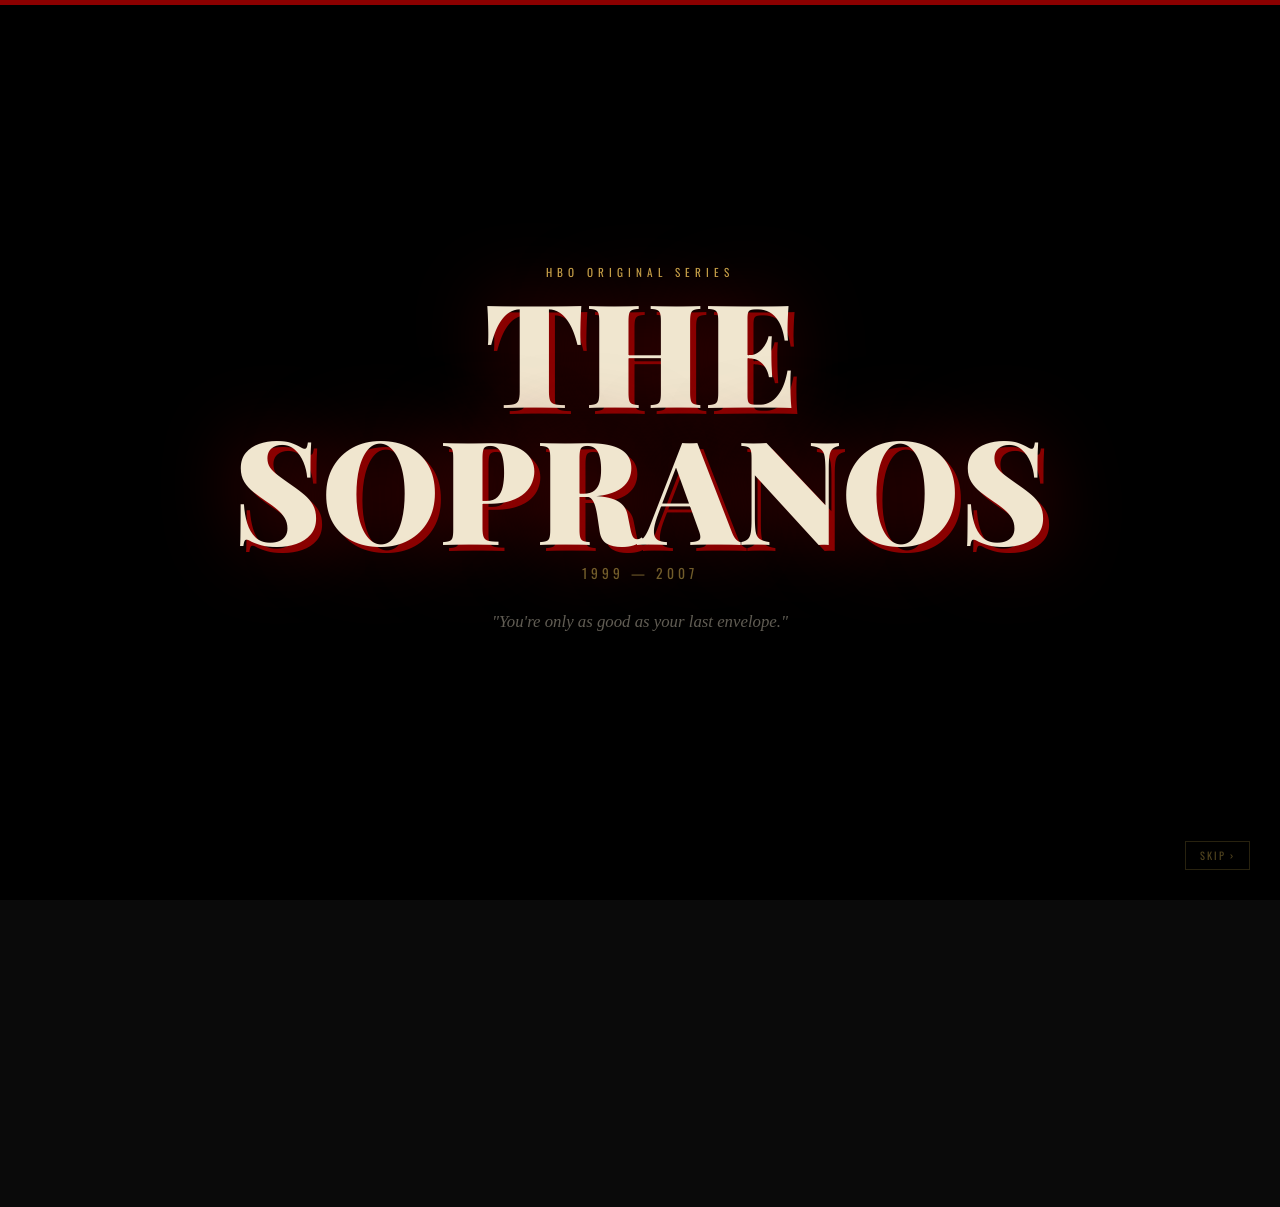
<file: Movie8.html>
<!DOCTYPE html>
<html lang="en">
<head>
  <meta charset="UTF-8"/>
  <meta name="viewport" content="width=device-width, initial-scale=1.0"/>
  <title>The Sopranos</title>
  <link href="https://fonts.googleapis.com/css2?family=Playfair+Display:ital,wght@0,700;0,900;1,400&family=Oswald:wght@300;400;600&family=IM+Fell+English:ital@0;1&display=swap" rel="stylesheet"/>
  <style>
    *,*::before,*::after{box-sizing:border-box;margin:0;padding:0}
    :root{
      --blood:#8b0000;--gold:#c9a84c;--cream:#f0e6cf;
      --dark:#0a0a0a;--mid:#141414;--border:#3a3020;
    }
    html,body{width:100%;min-height:100%;overflow-x:hidden}
    body{background:var(--dark);color:var(--cream);font-family:'IM Fell English',serif}

    /* ── INTRO ── */
    #intro{
      position:fixed;inset:0;z-index:9999;
      background:#000;
      display:flex;flex-direction:column;
      align-items:center;justify-content:center;
      overflow:hidden;
    }
    #drip{
      position:absolute;top:0;left:0;right:0;height:5px;
      background:var(--blood);
      transform:scaleX(0);transform-origin:left;
      animation:drip-line .7s .3s cubic-bezier(.22,1,.36,1) forwards;
    }
    @keyframes drip-line{to{transform:scaleX(1)}}

    .particle{
      position:absolute;top:-20px;
      opacity:0;
      animation:fall linear forwards;
    }
    @keyframes fall{
      0%{opacity:1;transform:translateY(0) rotate(0deg)}
      100%{opacity:0;transform:translateY(110vh) rotate(720deg)}
    }

    .smoke{
      position:absolute;bottom:-80px;
      border-radius:50%;
      background:radial-gradient(circle,rgba(50,40,30,.55) 0%,transparent 70%);
      animation:rise ease-out forwards;
      pointer-events:none;
    }
    @keyframes rise{
      0%{transform:translateY(0) scale(1);opacity:.5}
      100%{transform:translateY(-600px) scale(3.5);opacity:0}
    }

    .intro-label{
      font-family:'Oswald',sans-serif;font-size:.7rem;letter-spacing:.45em;
      color:var(--gold);text-transform:uppercase;
      opacity:0;animation:fadeUp .8s .9s ease forwards;
    }
    .intro-title{
      font-family:'Playfair Display',serif;
      font-size:clamp(4rem,14vw,9rem);font-weight:900;line-height:.95;
      text-align:center;color:var(--cream);
      text-shadow:0 0 80px rgba(139,0,0,.65),6px 6px 0 var(--blood);
      opacity:0;animation:flashIn .55s 1.1s cubic-bezier(.22,1,.36,1) forwards;
    }
    .intro-year{
      font-family:'Oswald',sans-serif;font-size:.85rem;letter-spacing:.3em;
      color:rgba(201,168,76,.55);margin-top:10px;
      opacity:0;animation:fadeUp .8s 1.5s ease forwards;
    }
    .intro-quote{
      font-style:italic;font-size:clamp(.85rem,2vw,1.05rem);
      color:rgba(240,230,207,.4);max-width:400px;text-align:center;line-height:1.6;
      margin-top:26px;
      opacity:0;animation:fadeUp .8s 1.8s ease forwards;
    }
    .skip-btn{
      position:absolute;bottom:30px;right:30px;
      font-family:'Oswald',sans-serif;font-size:.65rem;letter-spacing:.2em;text-transform:uppercase;
      color:rgba(201,168,76,.4);background:none;
      border:1px solid rgba(201,168,76,.2);padding:6px 14px;cursor:pointer;
      transition:all .2s;opacity:0;animation:fadeUp .6s 1.5s ease forwards;
    }
    .skip-btn:hover{color:var(--gold);border-color:rgba(201,168,76,.5)}

    #intro.fade-out{animation:curtainOut .9s ease forwards}
    @keyframes curtainOut{
      0%{opacity:1;transform:scale(1)}
      60%{opacity:1;transform:scale(1.04)}
      100%{opacity:0;transform:scale(1.06);pointer-events:none}
    }
    @keyframes fadeUp{
      from{opacity:0;transform:translateY(18px)}
      to{opacity:1;transform:translateY(0)}
    }
    @keyframes flashIn{
      0%{opacity:0;transform:scale(.93) skewX(-2deg)}
      60%{opacity:1;transform:scale(1.03) skewX(0)}
      100%{opacity:1;transform:scale(1)}
    }

    /* ── PAGE ── */
    #page{opacity:0;transition:opacity .8s ease}
    #page.visible{opacity:1}

    header{
      position:relative;text-align:center;
      padding:64px 20px 44px;
      border-bottom:1px solid rgba(201,168,76,.3);overflow:hidden;
    }
    header::before{
      content:'';position:absolute;inset:0;
      background:radial-gradient(ellipse at 50% 0%,rgba(139,0,0,.4) 0%,transparent 65%);
      pointer-events:none;
    }
    header::after{
      content:'';position:absolute;top:0;left:0;right:0;height:3px;
      background:linear-gradient(90deg,transparent,var(--blood),var(--gold),var(--blood),transparent);
      background-size:200% 100%;animation:shimmer 5s linear infinite;
    }
    @keyframes shimmer{to{background-position:200% 0}}

    .hdr-label{
      font-family:'Oswald',sans-serif;font-size:.68rem;letter-spacing:.4em;
      color:var(--gold);text-transform:uppercase;margin-bottom:12px;
    }
    h1{
      font-family:'Playfair Display',serif;
      font-size:clamp(3rem,8vw,6rem);font-weight:900;line-height:1;
      letter-spacing:.04em;color:var(--cream);
      text-shadow:4px 4px 0 var(--blood),0 0 60px rgba(201,168,76,.2);
    }
    .hdr-sub{margin-top:10px;font-style:italic;font-size:1rem;
      color:rgba(240,230,207,.45);letter-spacing:.08em}

    main{max-width:860px;margin:0 auto;padding:50px 20px 64px}

    blockquote{
      border-left:3px solid var(--blood);padding:12px 20px;margin:0 0 46px;
      font-style:italic;font-size:1.05rem;line-height:1.7;
      color:rgba(240,230,207,.6);background:rgba(139,0,0,.06);
    }
    blockquote small{
      display:block;margin-top:6px;font-size:.8rem;
      font-family:'Oswald',sans-serif;letter-spacing:.15em;
      color:rgba(201,168,76,.5);font-style:normal;
    }

    .section-label{
      font-family:'Oswald',sans-serif;font-size:.68rem;letter-spacing:.3em;
      text-transform:uppercase;color:var(--gold);margin-bottom:18px;
      display:flex;align-items:center;gap:12px;
    }
    .section-label::after{
      content:'';flex:1;height:1px;
      background:linear-gradient(to right,var(--gold),transparent);
    }

    .movie-table{
      width:100%;border-collapse:collapse;border:1px solid var(--border);
      background:var(--mid);box-shadow:0 20px 60px rgba(0,0,0,.6);
    }
    .movie-table tr{border-bottom:1px solid rgba(58,48,32,.7);transition:background .2s}
    .movie-table tr:last-child{border-bottom:none}
    .movie-table tr:hover{background:rgba(201,168,76,.04)}
    .movie-table th{
      width:33%;padding:16px 22px;
      font-family:'Oswald',sans-serif;font-size:.75rem;font-weight:600;
      letter-spacing:.2em;text-transform:uppercase;color:var(--gold);
      text-align:left;vertical-align:top;
      background:rgba(139,0,0,.15);border-right:1px solid var(--border);
    }
    .movie-table td{
      padding:16px 22px;font-size:.97rem;line-height:1.65;
      color:var(--cream);vertical-align:top;
    }
    .movie-table td a{
      color:var(--gold);text-decoration:none;
      border-bottom:1px solid rgba(201,168,76,.35);font-style:italic;
      transition:color .2s,border-color .2s;
    }
    .movie-table td a:hover{color:#fff;border-color:var(--blood)}
    .badge{
      display:inline-block;background:var(--blood);color:var(--cream);
      font-family:'Oswald',sans-serif;font-size:.7rem;font-weight:600;
      letter-spacing:.12em;padding:3px 10px;border-radius:2px;
    }
    .ornament{text-align:center;color:var(--gold);font-size:1.2rem;
      letter-spacing:.5em;margin:50px 0 10px;opacity:.45}

    footer{border-top:1px solid var(--border);padding:28px 20px;text-align:center}
    .email-wrap{
      display:inline-flex;align-items:center;gap:10px;
      font-family:'Oswald',sans-serif;font-size:.72rem;letter-spacing:.2em;
      text-transform:uppercase;color:rgba(240,230,207,.35);
    }
    .email-wrap a{color:var(--gold);text-decoration:none;transition:color .2s}
    .email-wrap a:hover{color:#fff}

    body::after{
      content:'';position:fixed;inset:0;pointer-events:none;z-index:0;
      background-image:
        repeating-linear-gradient(0deg,transparent,transparent 48px,rgba(255,255,255,.012) 48px,rgba(255,255,255,.012) 49px),
        repeating-linear-gradient(90deg,transparent,transparent 48px,rgba(255,255,255,.012) 48px,rgba(255,255,255,.012) 49px);
    }
    header,main,footer{position:relative;z-index:1}
  </style>
</head>
<body>

<div id="intro">
  <div id="drip"></div>
  <p class="intro-label">HBO Original Series</p>
  <h2 class="intro-title">THE<br>SOPRANOS</h2>
  <p class="intro-year">1999 — 2007</p>
  <p class="intro-quote">"You're only as good as your last envelope."</p>
  <button class="skip-btn" onclick="endIntro()">Skip ›</button>
</div>

<div id="page">
  <header>
    <p class="hdr-label">Television · Drama · Crime</p>
    <h1>The Sopranos</h1>
    <p class="hdr-sub">1999 – 2007 &nbsp;·&nbsp; HBO Original Series</p>
  </header>

  <main>
    <blockquote>
      "A man in my position can't afford to be made to look ridiculous."
      <small>— Tony Soprano</small>
    </blockquote>

    <p class="section-label">Film Details</p>

    <table class="movie-table">
      <tr><th>Title</th><td>The Sopranos</td></tr>
      <tr><th>Director / Producer</th><td>David Chase (Creator &amp; Executive Producer)</td></tr>
      <tr><th>Leading Actor</th><td>James Gandolfini as Tony Soprano</td></tr>
      <tr><th>Leading Actress</th><td>Edie Falco as Carmela Soprano</td></tr>
      <tr><th>Rating</th><td><span class="badge">TV-MA</span></td></tr>
      <tr>
        <th>Description</th>
        <td>New Jersey mob boss Tony Soprano walks a razor's edge between the violent demands of organized crime and the suffocating pressures of suburban family life. Plagued by panic attacks, he begins seeing a psychiatrist — a dangerous secret in a world where weakness means death. Part Shakespearean tragedy, part pitch-black comedy, <em>The Sopranos</em> redefined what television could be.</td>
      </tr>
      <tr>
        <th>Review</th>
        <td><a href="https://www.rottentomatoes.com/tv/the_sopranos" target="_blank" rel="noopener">Read full review on Rotten Tomatoes →</a></td>
      </tr>
    </table>

    <div class="ornament">✦ &nbsp; ✦ &nbsp; ✦</div>
  </main>

  <footer>
    <p class="email-wrap">
      Contact: &nbsp;
      <a href="mailto:20215679@std.neu.edu.tr">20215679@std.neu.edu.tr</a>
    </p>
  </footer>
</div>

<script>
  const intro = document.getElementById('intro');

  for(let i=0;i<28;i++){
    const p=document.createElement('div');
    p.className='particle';
    const sz=Math.random()*5+3;
    p.style.cssText=`left:${Math.random()*100}%;width:${sz}px;height:${sz}px;`+
      `animation-duration:${1.8+Math.random()*2.5}s;`+
      `animation-delay:${0.2+Math.random()*2}s;`+
      `background:${Math.random()>.5?'#c9a84c':'#8b0000'};`+
      `border-radius:${Math.random()>.5?'50%':'2px'};`;
    intro.appendChild(p);
  }

  for(let i=0;i<7;i++){
    const s=document.createElement('div');
    s.className='smoke';
    const sz=100+Math.random()*200;
    s.style.cssText=`left:${Math.random()*100}%;width:${sz}px;height:${sz}px;`+
      `animation-duration:${3+Math.random()*3}s;animation-delay:${Math.random()*1.5}s;`;
    intro.appendChild(s);
  }

  const timer=setTimeout(endIntro,4000);

  function endIntro(){
    clearTimeout(timer);
    intro.classList.add('fade-out');
    setTimeout(()=>{
      intro.style.display='none';
      document.getElementById('page').classList.add('visible');
    },850);
  }
</script>
</body>
</html>
</file>
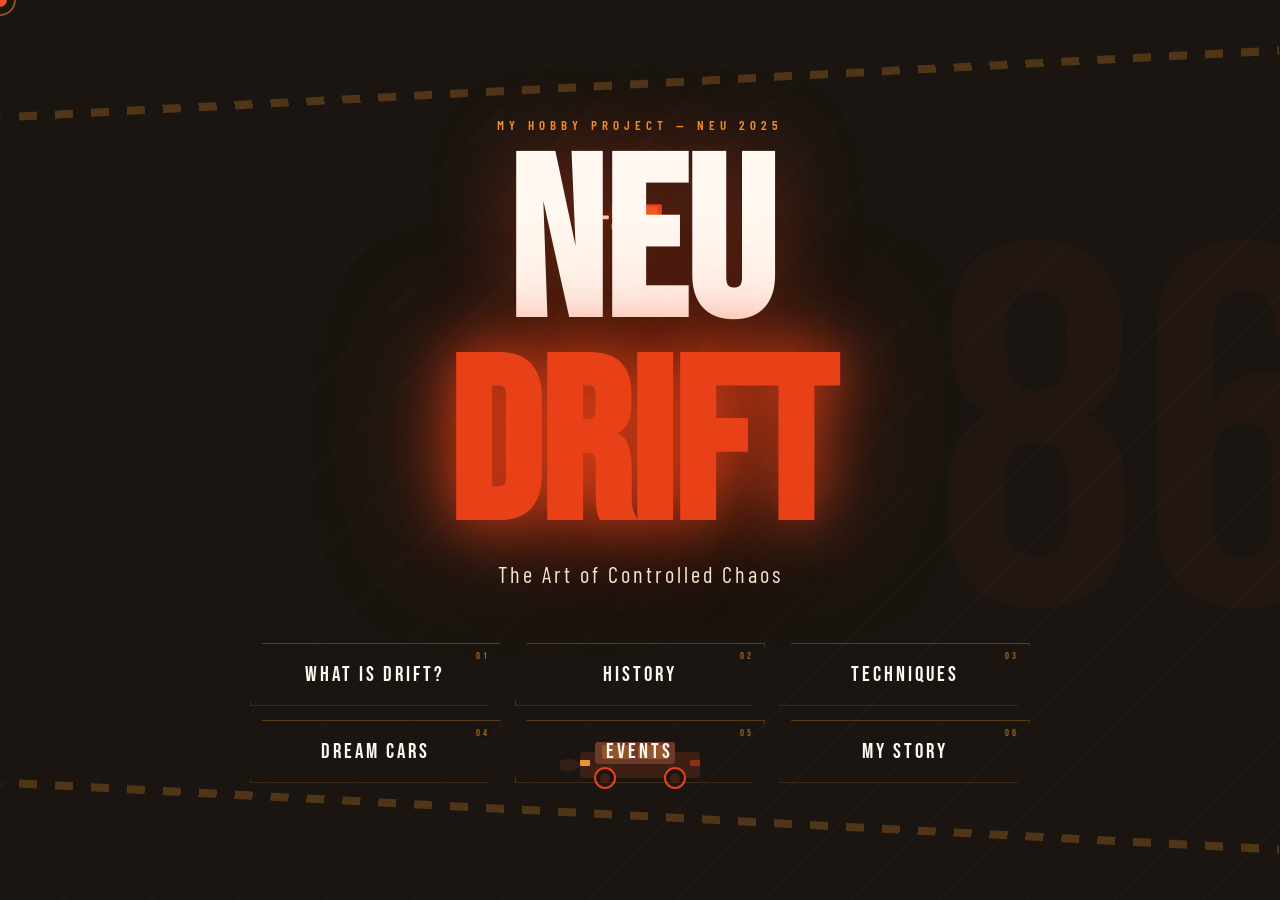
<file: myproject.html>
<!DOCTYPE html>
<html lang="en">
<head>
<meta charset="UTF-8"/>
<meta name="viewport" content="width=device-width,initial-scale=1.0"/>
<title>NEU DRIFT — My Hobby</title>
<link href="https://fonts.googleapis.com/css2?family=Bebas+Neue&family=Barlow+Condensed:wght@300;400;600;700&family=Barlow:wght@300;400&display=swap" rel="stylesheet"/>
<style>
:root{
  --fire:#e84118;
  --orange:#f0932b;
  --brown:#6b3a2a;
  --dark-brown:#3d1f14;
  --cream:#f5e6d3;
  --white:#fff8f0;
  --asphalt:#1a1510;
  --asphalt2:#231c16;
  --smoke:rgba(245,230,211,0.07);
}
*,*::before,*::after{box-sizing:border-box;margin:0;padding:0}
html,body{width:100%;height:100%;overflow:hidden;background:var(--asphalt);font-family:'Barlow Condensed',sans-serif;color:var(--white);cursor:none}

/* ── CUSTOM CURSOR ── */
#cursor{position:fixed;width:14px;height:14px;background:var(--fire);border-radius:50%;pointer-events:none;z-index:9999;transform:translate(-50%,-50%);transition:transform .08s,background .2s;mix-blend-mode:screen}
#cursor-trail{position:fixed;width:32px;height:32px;border:2px solid var(--orange);border-radius:50%;pointer-events:none;z-index:9998;transform:translate(-50%,-50%);transition:transform .25s,opacity .3s;opacity:.5}
body:has(a:hover) #cursor{transform:translate(-50%,-50%) scale(2.5);background:var(--orange)}

/* ── PAGES ── */
.page{position:fixed;inset:0;overflow-y:auto;overflow-x:hidden;transition:clip-path .7s cubic-bezier(.77,0,.175,1),opacity .5s;will-change:clip-path;display:none}
.page.active{display:block;clip-path:polygon(0 0,100% 0,100% 100%,0 100%)}
.page.exit-left{clip-path:polygon(0 0,0 0,0 100%,0 100%)}
.page.enter-right{clip-path:polygon(100% 0,100% 0,100% 100%,100% 100%)}

/* ── ROAD ANIMATION (global bg) ── */
#road-bg{position:fixed;inset:0;pointer-events:none;z-index:0;overflow:hidden}
.road-line{position:absolute;left:50%;height:80px;width:6px;background:var(--orange);transform:translateX(-50%);opacity:.18;animation:roadScroll 0.55s linear infinite}
@keyframes roadScroll{from{top:-80px}to{top:110vh}}

/* ── SPARK PARTICLES ── */
.spark{position:fixed;pointer-events:none;width:4px;height:4px;border-radius:50%;background:var(--orange);z-index:9997;animation:sparkFly .8s ease-out forwards}
@keyframes sparkFly{0%{opacity:1;transform:translate(0,0) scale(1)}100%{opacity:0;transform:translate(var(--dx),var(--dy)) scale(0)}}

/* ── SMOKE PARTICLES ── */
.smoke-particle{position:fixed;pointer-events:none;border-radius:50%;background:rgba(180,120,80,0.15);z-index:1;animation:smokeRise 3s ease-out forwards}
@keyframes smokeRise{0%{opacity:.7;transform:translateY(0) scale(1)}100%{opacity:0;transform:translateY(-120px) scale(4)}}

/* ── CAR ANIMATIONS ── */
.car-svg{position:absolute;animation:carDrive 3.5s linear infinite}
@keyframes carDrive{0%{left:-200px;opacity:0}10%{opacity:1}90%{opacity:1}100%{left:110%;opacity:0}}
.car-svg.drift{animation:carDrift 4s cubic-bezier(.4,0,.2,1) infinite}
@keyframes carDrift{0%{left:-200px;bottom:20%;transform:rotate(0deg);opacity:0}15%{opacity:1;transform:rotate(0deg)}40%{left:40%;transform:rotate(-22deg)}60%{left:60%;transform:rotate(-10deg)}85%{opacity:1;transform:rotate(-2deg)}100%{left:110%;opacity:0;transform:rotate(0deg)}}

/* ══════════════════════════════
   PAGE 1 — HOME
══════════════════════════════ */
#page-home{background:var(--asphalt);z-index:10}
.home-inner{position:relative;min-height:100vh;display:flex;flex-direction:column;justify-content:center;align-items:center;text-align:center;padding:40px 20px;overflow:hidden}

/* Diagonal asphalt stripes */
.home-inner::before{content:'';position:absolute;inset:0;background:repeating-linear-gradient(135deg,transparent,transparent 60px,rgba(255,255,255,.015) 60px,rgba(255,255,255,.015) 62px);pointer-events:none}

.home-badge{font-family:'Barlow Condensed',sans-serif;font-weight:600;font-size:13px;letter-spacing:5px;color:var(--orange);text-transform:uppercase;margin-bottom:16px;animation:fadeSlide .8s .2s both}
.home-title{font-family:'Bebas Neue',sans-serif;font-size:clamp(5rem,18vw,14rem);line-height:.9;margin-bottom:8px;position:relative;animation:titleReveal .9s .3s both}
.home-title .line1{display:block;color:var(--white);text-shadow:0 0 80px rgba(232,65,24,.4)}
.home-title .line2{display:block;color:var(--fire);-webkit-text-stroke:2px var(--fire);text-shadow:0 0 60px var(--fire),0 0 120px rgba(232,65,24,.6);animation:flicker 3s 2s infinite}
@keyframes flicker{0%,92%,94%,96%,100%{opacity:1}93%,95%{opacity:.7}}
.home-sub{font-size:clamp(1rem,2.5vw,1.4rem);letter-spacing:3px;color:var(--cream);opacity:.7;margin-bottom:56px;animation:fadeSlide .8s .5s both}

.nav-grid{display:grid;grid-template-columns:repeat(3,1fr);gap:14px;max-width:780px;width:100%;animation:fadeSlide .8s .7s both}
.nav-btn{position:relative;background:transparent;border:1.5px solid rgba(240,147,43,.3);color:var(--white);font-family:'Bebas Neue',sans-serif;font-size:1.3rem;letter-spacing:3px;padding:18px 10px;cursor:none;overflow:hidden;transition:border-color .3s,color .3s;clip-path:polygon(12px 0,100% 0,calc(100% - 12px) 100%,0 100%)}
.nav-btn::before{content:'';position:absolute;inset:0;background:linear-gradient(135deg,var(--fire),var(--orange));transform:translateY(101%);transition:transform .35s cubic-bezier(.77,0,.175,1)}
.nav-btn::after{content:attr(data-num);position:absolute;top:6px;right:10px;font-size:.65rem;color:var(--orange);opacity:.6;transition:opacity .3s}
.nav-btn:hover{border-color:var(--fire);color:var(--asphalt)}
.nav-btn:hover::before{transform:translateY(0)}
.nav-btn:hover::after{opacity:0}
.nav-btn span{position:relative;z-index:1}
.nav-btn:nth-child(1){animation-delay:.8s}.nav-btn:nth-child(2){animation-delay:.9s}.nav-btn:nth-child(3){animation-delay:1s}.nav-btn:nth-child(4){animation-delay:1.1s}.nav-btn:nth-child(5){animation-delay:1.2s}.nav-btn:nth-child(6){animation-delay:1.3s}

/* tire track decoration */
.tire-track{position:absolute;width:100%;height:8px;background:repeating-linear-gradient(90deg,transparent,transparent 18px,rgba(240,147,43,.25) 18px,rgba(240,147,43,.25) 36px);pointer-events:none}
.tire-track.top{top:80px;transform:rotate(-3deg)}
.tire-track.bottom{bottom:80px;transform:rotate(3deg)}

/* big background number */
.bg-num{position:absolute;font-family:'Bebas Neue',sans-serif;font-size:40vw;color:rgba(232,65,24,.04);line-height:1;user-select:none;pointer-events:none;right:-5vw;top:50%;transform:translateY(-50%)}

@keyframes fadeSlide{from{opacity:0;transform:translateY(30px)}to{opacity:1;transform:translateY(0)}}
@keyframes titleReveal{from{opacity:0;transform:translateY(60px) skewY(4deg)}to{opacity:1;transform:translateY(0) skewY(0)}}

/* ══════════════════════════════
   INNER PAGES COMMON
══════════════════════════════ */
.inner-page{background:var(--asphalt2);min-height:100vh;padding:0}
.page-header{position:sticky;top:0;z-index:100;background:rgba(26,21,16,.92);backdrop-filter:blur(12px);border-bottom:1px solid rgba(240,147,43,.2);display:flex;align-items:center;justify-content:space-between;padding:14px 40px}
.back-btn{font-family:'Bebas Neue',sans-serif;font-size:1.1rem;letter-spacing:3px;color:var(--orange);cursor:none;border:none;background:none;display:flex;align-items:center;gap:8px;transition:color .2s,gap .2s;padding:0}
.back-btn:hover{color:var(--fire);gap:14px}
.page-id{font-family:'Bebas Neue',sans-serif;font-size:.9rem;letter-spacing:4px;color:rgba(245,230,211,.3)}
.page-title-header{font-family:'Bebas Neue',sans-serif;font-size:1.4rem;letter-spacing:4px;color:var(--cream)}

.content-wrap{max-width:1100px;margin:0 auto;padding:60px 40px}

/* hero banner inside page */
.page-hero{position:relative;height:320px;overflow:hidden;display:flex;align-items:flex-end;padding:40px;background:linear-gradient(135deg,var(--dark-brown) 0%,var(--asphalt) 100%)}
.page-hero::after{content:'';position:absolute;inset:0;background:linear-gradient(to top,var(--asphalt2) 0%,transparent 60%)}
.page-hero-title{font-family:'Bebas Neue',sans-serif;font-size:clamp(4rem,10vw,7rem);line-height:1;position:relative;z-index:1;color:var(--white)}
.page-hero-title em{color:var(--fire);font-style:normal}
.page-hero-num{position:absolute;right:40px;top:50%;transform:translateY(-60%);font-family:'Bebas Neue',sans-serif;font-size:18rem;color:rgba(232,65,24,.07);line-height:1;user-select:none;z-index:0}

/* stripe accent */
.stripe-bar{height:5px;background:linear-gradient(90deg,var(--fire),var(--orange),var(--brown));margin-bottom:40px}

/* text blocks */
.lead-text{font-size:1.25rem;font-weight:300;line-height:1.8;color:var(--cream);opacity:.9;margin-bottom:32px}
.body-text{font-size:1.05rem;font-weight:300;line-height:1.9;color:rgba(245,230,211,.7);margin-bottom:24px}
.highlight{color:var(--orange);font-weight:600}

/* fact cards */
.fact-grid{display:grid;grid-template-columns:repeat(auto-fit,minmax(200px,1fr));gap:20px;margin:40px 0}
.fact-card{background:rgba(107,58,42,.15);border:1px solid rgba(240,147,43,.2);padding:28px 24px;clip-path:polygon(0 0,calc(100% - 16px) 0,100% 16px,100% 100%,0 100%);position:relative;overflow:hidden;transition:transform .3s,background .3s}
.fact-card::before{content:'';position:absolute;bottom:0;left:0;right:0;height:2px;background:linear-gradient(90deg,var(--fire),transparent)}
.fact-card:hover{transform:translateY(-6px);background:rgba(107,58,42,.3)}
.fact-num{font-family:'Bebas Neue',sans-serif;font-size:3.5rem;color:var(--fire);line-height:1;margin-bottom:6px}
.fact-label{font-size:.8rem;letter-spacing:2px;text-transform:uppercase;color:rgba(245,230,211,.6)}

/* quote block */
.quote-block{border-left:4px solid var(--fire);padding:20px 32px;margin:40px 0;background:rgba(232,65,24,.06)}
.quote-block p{font-family:'Barlow',sans-serif;font-size:1.3rem;font-style:italic;color:var(--cream);line-height:1.7}
.quote-block cite{display:block;margin-top:12px;font-size:.85rem;letter-spacing:2px;color:var(--orange);font-style:normal}

/* technique cards */
.tech-list{display:flex;flex-direction:column;gap:16px;margin:32px 0}
.tech-item{display:flex;gap:24px;align-items:flex-start;padding:20px 24px;background:rgba(255,255,255,.03);border:1px solid rgba(240,147,43,.12);transition:border-color .3s,background .3s}
.tech-item:hover{border-color:rgba(240,147,43,.4);background:rgba(240,147,43,.05)}
.tech-num{font-family:'Bebas Neue',sans-serif;font-size:2.5rem;color:var(--fire);line-height:1;min-width:50px}
.tech-name{font-family:'Bebas Neue',sans-serif;font-size:1.4rem;letter-spacing:2px;color:var(--orange);margin-bottom:6px}
.tech-desc{font-size:.9rem;color:rgba(245,230,211,.65);line-height:1.7}

/* timeline */
.timeline{position:relative;padding-left:40px;margin:32px 0}
.timeline::before{content:'';position:absolute;left:12px;top:0;bottom:0;width:2px;background:linear-gradient(to bottom,var(--fire),var(--brown))}
.tl-item{position:relative;margin-bottom:36px}
.tl-item::before{content:'';position:absolute;left:-34px;top:6px;width:14px;height:14px;background:var(--fire);clip-path:polygon(50% 0,100% 50%,50% 100%,0 50%);animation:diamondPulse 2s infinite}
@keyframes diamondPulse{0%,100%{transform:scale(1)}50%{transform:scale(1.3)}}
.tl-year{font-family:'Bebas Neue',sans-serif;font-size:1.1rem;color:var(--orange);letter-spacing:3px}
.tl-title{font-family:'Bebas Neue',sans-serif;font-size:1.6rem;color:var(--cream);margin-bottom:6px}
.tl-text{font-size:.9rem;color:rgba(245,230,211,.6);line-height:1.7}

/* gallery grid */
.gallery-grid{display:grid;grid-template-columns:repeat(3,1fr);gap:12px;margin:32px 0}
.gallery-cell{aspect-ratio:4/3;background:var(--brown);display:flex;align-items:center;justify-content:center;font-size:3rem;overflow:hidden;position:relative;clip-path:polygon(0 0,calc(100% - 12px) 0,100% 12px,100% 100%,0 100%);transition:transform .3s}
.gallery-cell:hover{transform:scale(1.04)}
.gallery-cell::after{content:'';position:absolute;inset:0;background:linear-gradient(135deg,rgba(232,65,24,.2),transparent)}
.gallery-cell.wide{grid-column:span 2}

/* ── car in pages ── */
.page-car-lane{position:relative;height:60px;overflow:hidden;margin:40px 0;border-top:1px dashed rgba(240,147,43,.2);border-bottom:1px dashed rgba(240,147,43,.2)}

/* ══ NEU badge ══ */
.neu-badge{display:inline-block;background:linear-gradient(135deg,var(--fire),var(--orange));color:var(--asphalt);font-family:'Bebas Neue',sans-serif;font-size:1.1rem;letter-spacing:3px;padding:6px 18px;clip-path:polygon(8px 0,100% 0,calc(100% - 8px) 100%,0 100%);margin-bottom:32px}

/* enter animations */
.page.active .anim-in{animation:pageItemIn .6s both}
.anim-in:nth-child(1){animation-delay:.1s}
.anim-in:nth-child(2){animation-delay:.2s}
.anim-in:nth-child(3){animation-delay:.3s}
.anim-in:nth-child(4){animation-delay:.4s}
.anim-in:nth-child(5){animation-delay:.5s}
.anim-in:nth-child(6){animation-delay:.6s}
@keyframes pageItemIn{from{opacity:0;transform:translateX(-30px)}to{opacity:1;transform:translateX(0)}}

/* scrollbar */
::-webkit-scrollbar{width:4px}::-webkit-scrollbar-track{background:var(--asphalt)}::-webkit-scrollbar-thumb{background:var(--fire);border-radius:2px}
</style>
</head>
<body>

<!-- CURSOR -->
<div id="cursor"></div>
<div id="cursor-trail"></div>

<!-- ROAD BG (will be populated by JS) -->
<div id="road-bg"></div>

<!-- ══════════════════════════════
     PAGE 1 — HOME
══════════════════════════════ -->
<div class="page active" id="page-home">
  <div class="home-inner">
    <div class="bg-num">86</div>
    <div class="tire-track top"></div>
    <div class="tire-track bottom"></div>

    <!-- animated car -->
    <svg class="car-svg drift" style="position:absolute;bottom:12%;width:160px;" viewBox="0 0 160 60" fill="none" xmlns="http://www.w3.org/2000/svg">
      <rect x="20" y="20" width="120" height="26" rx="4" fill="#3d1f14"/>
      <rect x="35" y="10" width="80" height="22" rx="3" fill="#6b3a2a"/>
      <rect x="42" y="13" width="30" height="14" rx="2" fill="rgba(240,147,43,0.3)"/>
      <rect x="78" y="13" width="30" height="14" rx="2" fill="rgba(240,147,43,0.3)"/>
      <circle cx="45" cy="46" r="10" fill="#1a1510" stroke="#e84118" stroke-width="2"/>
      <circle cx="45" cy="46" r="5" fill="#3d1f14"/>
      <circle cx="115" cy="46" r="10" fill="#1a1510" stroke="#e84118" stroke-width="2"/>
      <circle cx="115" cy="46" r="5" fill="#3d1f14"/>
      <rect x="20" y="28" width="10" height="6" rx="1" fill="#f0932b"/>
      <rect x="130" y="28" width="10" height="6" rx="1" fill="#e84118" opacity=".5"/>
      <!-- smoke -->
      <ellipse cx="8" cy="33" rx="12" ry="6" fill="rgba(107,58,42,0.3)" style="animation:smokePuff 1s ease-out infinite"/>
    </svg>

    <!-- second car -->
    <svg class="car-svg" style="position:absolute;top:22%;width:100px;animation-delay:1.8s;animation-duration:4s;" viewBox="0 0 160 60" fill="none" xmlns="http://www.w3.org/2000/svg">
      <rect x="20" y="20" width="120" height="26" rx="4" fill="#2a1208"/>
      <rect x="35" y="10" width="80" height="22" rx="3" fill="#e84118"/>
      <rect x="42" y="13" width="30" height="14" rx="2" fill="rgba(255,200,100,0.25)"/>
      <rect x="78" y="13" width="30" height="14" rx="2" fill="rgba(255,200,100,0.25)"/>
      <circle cx="45" cy="46" r="10" fill="#1a1510" stroke="#f0932b" stroke-width="2"/>
      <circle cx="45" cy="46" r="5" fill="#3d1f14"/>
      <circle cx="115" cy="46" r="10" fill="#1a1510" stroke="#f0932b" stroke-width="2"/>
      <circle cx="115" cy="46" r="5" fill="#3d1f14"/>
      <rect x="20" y="28" width="10" height="6" rx="1" fill="#fff8f0"/>
      <rect x="130" y="28" width="10" height="6" rx="1" fill="#e84118" opacity=".4"/>
    </svg>

    <div class="home-badge">My Hobby Project — NEU 2025</div>
    <h1 class="home-title">
      <span class="line1">NEU</span>
      <span class="line2">DRIFT</span>
    </h1>
    <p class="home-sub">The Art of Controlled Chaos</p>

    <nav class="nav-grid">
      <button class="nav-btn" data-num="01" onclick="goTo('page-what')"><span>What is Drift?</span></button>
      <button class="nav-btn" data-num="02" onclick="goTo('page-history')"><span>History</span></button>
      <button class="nav-btn" data-num="03" onclick="goTo('page-techniques')"><span>Techniques</span></button>
      <button class="nav-btn" data-num="04" onclick="goTo('page-cars')"><span>Dream Cars</span></button>
      <button class="nav-btn" data-num="05" onclick="goTo('page-events')"><span>Events</span></button>
      <button class="nav-btn" data-num="06" onclick="goTo('page-personal')"><span>My Story</span></button>
    </nav>
  </div>
</div>

<!-- ══════════════════════════════
     PAGE 2 — WHAT IS DRIFT
══════════════════════════════ -->
<div class="page" id="page-what">
  <div class="inner-page">
    <div class="page-header">
      <button class="back-btn" onclick="goTo('page-home')">← BACK</button>
      <span class="page-title-header">WHAT IS DRIFTING</span>
      <span class="page-id">01 / 06</span>
    </div>
    <div class="page-hero">
      <div class="page-hero-num">01</div>
      <h2 class="page-hero-title">WHAT IS <em>DRIFTING?</em></h2>
    </div>
    <div class="stripe-bar"></div>
    <div class="content-wrap">
      <div class="neu-badge anim-in">NEU DRIFT CLUB</div>
      <p class="lead-text anim-in">
        Drifting is a <span class="highlight">high-skill driving technique</span> where the driver intentionally oversteers, causing the rear wheels to lose traction and the car to slide sideways through corners — all while maintaining full control.
      </p>
      <p class="body-text anim-in">
        Unlike traditional motorsport where grip is everything, drifting is judged on <span class="highlight">angle, speed, line, and style</span>. The car is meant to be dancing on the edge of control — that fine line between genius and disaster. Judges and fans reward drivers who push closest to that limit.
      </p>

      <!-- car lane -->
      <div class="page-car-lane anim-in">
        <svg class="car-svg" style="width:90px;bottom:8px;" viewBox="0 0 160 60" fill="none">
          <rect x="20" y="20" width="120" height="26" rx="4" fill="#3d1f14"/>
          <rect x="35" y="10" width="80" height="22" rx="3" fill="#e84118"/>
          <circle cx="45" cy="46" r="10" fill="#1a1510" stroke="#f0932b" stroke-width="2"/><circle cx="45" cy="46" r="5" fill="#2a1208"/>
          <circle cx="115" cy="46" r="10" fill="#1a1510" stroke="#f0932b" stroke-width="2"/><circle cx="115" cy="46" r="5" fill="#2a1208"/>
          <rect x="20" y="28" width="10" height="6" rx="1" fill="#fff8f0"/>
        </svg>
      </div>

      <div class="fact-grid anim-in">
        <div class="fact-card"><div class="fact-num">360°</div><div class="fact-label">Rotation Control</div></div>
        <div class="fact-card"><div class="fact-num">160+</div><div class="fact-label">km/h Entry Speed</div></div>
        <div class="fact-card"><div class="fact-num">80%</div><div class="fact-label">Rear Wheel Power</div></div>
        <div class="fact-card"><div class="fact-num">3s</div><div class="fact-label">Avg Corner Time</div></div>
      </div>

      <div class="quote-block anim-in">
        <p>"Drifting is not about going fast — it's about going sideways fast. And making it look absolutely beautiful."</p>
        <cite>— Keiichi Tsuchiya, The Drift King</cite>
      </div>

      <p class="body-text anim-in">
        At NEU, I discovered drifting through the university circuit events. Watching cars slide in perfect arcs around corners — the smell of rubber, the sound of screaming engines — it completely hooked me. This isn't just motorsport. It's an <span class="highlight">art form</span>.
      </p>
    </div>
  </div>
</div>

<!-- ══════════════════════════════
     PAGE 3 — HISTORY
══════════════════════════════ -->
<div class="page" id="page-history">
  <div class="inner-page">
    <div class="page-header">
      <button class="back-btn" onclick="goTo('page-home')">← BACK</button>
      <span class="page-title-header">HISTORY OF DRIFT</span>
      <span class="page-id">02 / 06</span>
    </div>
    <div class="page-hero" style="background:linear-gradient(135deg,#1a0d08,#231c16)">
      <div class="page-hero-num">02</div>
      <h2 class="page-hero-title">BORN IN <em>JAPAN</em></h2>
    </div>
    <div class="stripe-bar"></div>
    <div class="content-wrap">
      <p class="lead-text anim-in">
        Drifting was born on the <span class="highlight">mountain passes of Japan</span> in the 1970s — the touge roads where street racers found that sliding was sometimes faster, and always more spectacular.
      </p>
      <div class="timeline anim-in">
        <div class="tl-item">
          <div class="tl-year">1970s</div>
          <div class="tl-title">THE TOUGE ORIGINS</div>
          <div class="tl-text">Japanese mountain racers discover that controlled oversteer on narrow touge passes gives them a competitive edge. Underground racing culture begins to form around the style.</div>
        </div>
        <div class="tl-item">
          <div class="tl-year">1988</div>
          <div class="tl-title">KEIICHI TSUCHIYA</div>
          <div class="tl-text">The legendary "Drift King" releases a video showcasing his drifting techniques on public roads. The tape spreads like wildfire through Japan's car community and officially births drifting as a discipline.</div>
        </div>
        <div class="tl-item">
          <div class="tl-year">1996</div>
          <div class="tl-title">D1 GRAND PRIX FOUNDED</div>
          <div class="tl-text">Japan establishes the world's first official drifting competition series. Drifting goes from underground phenomenon to legitimate motorsport with real rules and real champions.</div>
        </div>
        <div class="tl-item">
          <div class="tl-year">2004</div>
          <div class="tl-title">FORMULA DRIFT — USA</div>
          <div class="tl-text">North America launches its own championship series. Drifting explodes globally. The Fast & Furious franchise brings drift culture to mainstream audiences worldwide.</div>
        </div>
        <div class="tl-item">
          <div class="tl-year">TODAY</div>
          <div class="tl-title">GLOBAL PHENOMENON</div>
          <div class="tl-text">Drift competitions run on every continent. The sport has inspired a generation of drivers including fans right here at NEU — including me.</div>
        </div>
      </div>

      <div class="page-car-lane anim-in">
        <svg class="car-svg" style="width:110px;bottom:6px;animation-duration:2.8s;" viewBox="0 0 160 60" fill="none">
          <rect x="20" y="20" width="120" height="26" rx="4" fill="#2a1208"/>
          <rect x="35" y="10" width="80" height="22" rx="3" fill="#6b3a2a"/>
          <rect x="42" y="13" width="66" height="14" rx="2" fill="rgba(240,147,43,.2)"/>
          <circle cx="45" cy="46" r="10" fill="#1a1510" stroke="#e84118" stroke-width="2"/><circle cx="45" cy="46" r="5" fill="#1a1510"/>
          <circle cx="115" cy="46" r="10" fill="#1a1510" stroke="#e84118" stroke-width="2"/><circle cx="115" cy="46" r="5" fill="#1a1510"/>
          <rect x="20" y="28" width="10" height="6" rx="1" fill="#f5e6d3"/>
          <text x="60" y="36" font-size="9" fill="#f0932b" font-family="monospace">D1GP</text>
        </svg>
      </div>
    </div>
  </div>
</div>

<!-- ══════════════════════════════
     PAGE 4 — TECHNIQUES
══════════════════════════════ -->
<div class="page" id="page-techniques">
  <div class="inner-page">
    <div class="page-header">
      <button class="back-btn" onclick="goTo('page-home')">← BACK</button>
      <span class="page-title-header">TECHNIQUES</span>
      <span class="page-id">03 / 06</span>
    </div>
    <div class="page-hero" style="background:linear-gradient(135deg,#200e05,#1a1510)">
      <div class="page-hero-num">03</div>
      <h2 class="page-hero-title">MASTER THE <em>SLIDE</em></h2>
    </div>
    <div class="stripe-bar"></div>
    <div class="content-wrap">
      <p class="lead-text anim-in">
        Drifting looks chaotic from the outside. On the inside, it's a precise symphony of <span class="highlight">throttle, steering, clutch, and weight transfer</span> — all happening in fractions of a second.
      </p>
      <div class="tech-list anim-in">
        <div class="tech-item">
          <div class="tech-num">01</div>
          <div><div class="tech-name">CLUTCH KICK</div><div class="tech-desc">The driver rapidly dips and releases the clutch at high RPM to send a sudden shock through the drivetrain, breaking rear traction. It's the most common initiation technique — snappy, loud, and very satisfying.</div></div>
        </div>
        <div class="tech-item">
          <div class="tech-num">02</div>
          <div><div class="tech-name">HANDBRAKE ENTRY</div><div class="tech-desc">Yanking the handbrake locks the rear wheels mid-corner, forcing a rotation. Popular in tight hairpins. Requires perfect timing — too early and you spin, too late and nothing happens.</div></div>
        </div>
        <div class="tech-item">
          <div class="tech-num">03</div>
          <div><div class="tech-name">FEINT / SCANDINAVIAN FLICK</div><div class="tech-desc">The driver sways the car away from the corner, then sharply turns in. The pendulum effect transfers weight and initiates the slide. Elegant, smooth, and extremely fast.</div></div>
        </div>
        <div class="tech-item">
          <div class="tech-num">04</div>
          <div><div class="tech-name">POWER OVERSTEER</div><div class="tech-desc">Pure horsepower overwhelming rear grip. The driver floors the throttle mid-corner and controls the slide purely with steering angle and throttle modulation. Requires serious power and serious skill.</div></div>
        </div>
        <div class="tech-item">
          <div class="tech-num">05</div>
          <div><div class="tech-name">TANDEM DRIFT</div><div class="tech-desc">Two cars sliding together in formation — the follow car must mirror every movement of the lead car at just inches of separation. The most spectacular and dangerous discipline in drifting.</div></div>
        </div>
      </div>
    </div>
  </div>
</div>

<!-- ══════════════════════════════
     PAGE 5 — DREAM CARS
══════════════════════════════ -->
<div class="page" id="page-cars">
  <div class="inner-page">
    <div class="page-header">
      <button class="back-btn" onclick="goTo('page-home')">← BACK</button>
      <span class="page-title-header">DREAM CARS</span>
      <span class="page-id">04 / 06</span>
    </div>
    <div class="page-hero" style="background:linear-gradient(135deg,#3d1f14,#0d0f14)">
      <div class="page-hero-num">04</div>
      <h2 class="page-hero-title">DREAM <em>MACHINES</em></h2>
    </div>
    <div class="stripe-bar"></div>
    <div class="content-wrap">
      <p class="lead-text anim-in">
        Not every car can drift. The <span class="highlight">best drift machines</span> share rear-wheel drive, high power, and a chassis that loves to rotate. These are the icons.
      </p>

      <div class="fact-grid anim-in" style="grid-template-columns:repeat(auto-fit,minmax(240px,1fr))">
        <div class="fact-card">
          <div style="font-size:2.5rem;margin-bottom:12px">🇯🇵</div>
          <div class="fact-num" style="font-size:2rem">NISSAN S13/S14</div>
          <div class="fact-label">The People's Drift Car — lightweight, balanced, everywhere</div>
        </div>
        <div class="fact-card">
          <div style="font-size:2.5rem;margin-bottom:12px">🔥</div>
          <div class="fact-num" style="font-size:2rem">TOYOTA AE86</div>
          <div class="fact-label">Keiichi's weapon of choice — the legend that started it all</div>
        </div>
        <div class="fact-card">
          <div style="font-size:2.5rem;margin-bottom:12px">⚡</div>
          <div class="fact-num" style="font-size:2rem">MAZDA RX-7</div>
          <div class="fact-label">Rotary screaming at redline — perfect balance, perfect sound</div>
        </div>
        <div class="fact-card">
          <div style="font-size:2.5rem;margin-bottom:12px">🏆</div>
          <div class="fact-num" style="font-size:2rem">BMW E36/E46</div>
          <div class="fact-label">European muscle meets Japanese style — beloved globally</div>
        </div>
        <div class="fact-card">
          <div style="font-size:2.5rem;margin-bottom:12px">🎌</div>
          <div class="fact-num" style="font-size:2rem">NISSAN GTR R32</div>
          <div class="fact-label">Godzilla — raw power that destroys tires for fun</div>
        </div>
        <div class="fact-card">
          <div style="font-size:2.5rem;margin-bottom:12px">💨</div>
          <div class="fact-num" style="font-size:2rem">TOYOTA SUPRA MK4</div>
          <div class="fact-label">2JZ engine — the most legendary swap platform in drift</div>
        </div>
      </div>

      <div class="page-car-lane anim-in">
        <svg class="car-svg drift" style="width:130px;bottom:5px;" viewBox="0 0 160 60" fill="none">
          <rect x="20" y="20" width="120" height="26" rx="4" fill="#3d1f14"/>
          <rect x="35" y="10" width="80" height="22" rx="3" fill="#e84118"/>
          <rect x="42" y="13" width="30" height="14" rx="2" fill="rgba(245,230,211,.15)"/>
          <rect x="78" y="13" width="30" height="14" rx="2" fill="rgba(245,230,211,.15)"/>
          <circle cx="45" cy="46" r="10" fill="#1a1510" stroke="#f0932b" stroke-width="3"/>
          <circle cx="45" cy="46" r="4" fill="#f0932b"/>
          <circle cx="115" cy="46" r="10" fill="#1a1510" stroke="#f0932b" stroke-width="3"/>
          <circle cx="115" cy="46" r="4" fill="#f0932b"/>
          <rect x="130" y="28" width="12" height="6" rx="1" fill="#e84118" opacity=".6"/>
          <rect x="20" y="28" width="12" height="6" rx="1" fill="#fff"/>
          <text x="58" y="34" font-size="8" fill="#f5e6d3" font-family="monospace" opacity=".7">SUPRA</text>
        </svg>
      </div>
    </div>
  </div>
</div>

<!-- ══════════════════════════════
     PAGE 6 — EVENTS
══════════════════════════════ -->
<div class="page" id="page-events">
  <div class="inner-page">
    <div class="page-header">
      <button class="back-btn" onclick="goTo('page-home')">← BACK</button>
      <span class="page-title-header">WORLD EVENTS</span>
      <span class="page-id">05 / 06</span>
    </div>
    <div class="page-hero" style="background:linear-gradient(135deg,#1a0d08,#231c16)">
      <div class="page-hero-num">05</div>
      <h2 class="page-hero-title">WORLD <em>EVENTS</em></h2>
    </div>
    <div class="stripe-bar"></div>
    <div class="content-wrap">
      <p class="lead-text anim-in">
        From the streets of Japan to massive stadium events worldwide, drifting has built a <span class="highlight">global competition circuit</span> that draws millions of fans every year.
      </p>

      <div class="tech-list anim-in">
        <div class="tech-item">
          <div class="tech-num" style="color:var(--orange)">🏁</div>
          <div><div class="tech-name">FORMULA DRIFT USA</div><div class="tech-desc">The world's premier professional drifting series. Runs across America with stops in Long Beach, Orlando, and Irwindale. 1000hp+ monsters battle for points all season.</div></div>
        </div>
        <div class="tech-item">
          <div class="tech-num" style="color:var(--orange)">🇯🇵</div>
          <div><div class="tech-name">D1 GRAND PRIX — JAPAN</div><div class="tech-desc">Where it all started. The original drift championship still running in Japan. Judges use a strict scoring system rating line, angle, speed, and showmanship simultaneously.</div></div>
        </div>
        <div class="tech-item">
          <div class="tech-num" style="color:var(--orange)">🇬🇧</div>
          <div><div class="tech-name">BRITISH DRIFT CHAMPIONSHIP</div><div class="tech-desc">Europe's top drift series. Known for incredible venue variety — from airfields to purpose-built tracks. Produces some of the most technically skilled drivers on the planet.</div></div>
        </div>
        <div class="tech-item">
          <div class="tech-num" style="color:var(--orange)">🌍</div>
          <div><div class="tech-name">IDEC — EURODRIFT</div><div class="tech-desc">The international drift calendar that includes events across Turkey, Cyprus, and Eastern Europe. Growing fast — and one day I hope to attend an event myself with NEU motorsport club.</div></div>
        </div>
      </div>

      <div class="quote-block anim-in">
        <p>"The crowd noise when a driver throws the car sideways at 140km/h — you feel it in your chest. That's what drift events do to you."</p>
        <cite>— My first drift event experience</cite>
      </div>
    </div>
  </div>
</div>

<!-- ══════════════════════════════
     PAGE 7 — MY STORY
══════════════════════════════ -->
<div class="page" id="page-personal">
  <div class="inner-page">
    <div class="page-header">
      <button class="back-btn" onclick="goTo('page-home')">← BACK</button>
      <span class="page-title-header">MY STORY</span>
      <span class="page-id">06 / 06</span>
    </div>
    <div class="page-hero" style="background:linear-gradient(135deg,#200e05,#3d1f14)">
      <div class="page-hero-num">06</div>
      <h2 class="page-hero-title">MY <em>STORY</em></h2>
    </div>
    <div class="stripe-bar"></div>
    <div class="content-wrap">
      <div class="neu-badge anim-in">NEU — North Cyprus</div>
      <p class="lead-text anim-in">
        At <span class="highlight">Near East University</span>, I found my passion. The campus, the cars, the community — everything clicked the moment I watched my first live drift event.
      </p>
      <p class="body-text anim-in">
        My journey started with watching YouTube compilations late at night — Ken Block's Gymkhana series, Formula Drift highlights, Japanese touge footage. Then I started noticing that some students at NEU were <span class="highlight">actually drifting</span> in empty lots near campus. The sound of a rear-wheel-drive car being pushed to the limit is something you never forget.
      </p>
      <p class="body-text anim-in">
        I've learned that drifting teaches you so much more than car control. It teaches you about <span class="highlight">risk management, physical precision, and reading a surface</span>. Every patch of asphalt is different. Every corner has a character. You learn to feel the car like an extension of your own body.
      </p>

      <div class="fact-grid anim-in">
        <div class="fact-card">
          <div class="fact-num">NEU</div>
          <div class="fact-label">My University — where it started</div>
        </div>
        <div class="fact-card">
          <div class="fact-num">RWD</div>
          <div class="fact-label">Rear-wheel drive — only way to drift</div>
        </div>
        <div class="fact-card">
          <div class="fact-num">∞</div>
          <div class="fact-label">Hours of videos watched</div>
        </div>
        <div class="fact-card">
          <div class="fact-num">1st</div>
          <div class="fact-label">Goal — attend a live drift event</div>
        </div>
      </div>

      <div class="quote-block anim-in">
        <p>"Every time I see a car go sideways perfectly — angle held, tyres screaming, smoke rising — I feel like I understand something about beauty that most people never get to experience."</p>
        <cite>— My relationship with drifting</cite>
      </div>

      <p class="body-text anim-in">
        This project is my way of sharing that passion. Drifting isn't just a hobby — it's a <span class="highlight">philosophy of controlled aggression</span>. You push past the limit. You learn the limit. Then you dance right on its edge, forever.
      </p>

      <div class="page-car-lane anim-in" style="margin-top:48px">
        <svg class="car-svg drift" style="width:150px;bottom:4px;animation-duration:5s;" viewBox="0 0 160 60" fill="none">
          <rect x="20" y="20" width="120" height="26" rx="4" fill="#3d1f14"/>
          <rect x="35" y="10" width="80" height="22" rx="3" fill="#f0932b"/>
          <rect x="42" y="13" width="30" height="14" rx="2" fill="rgba(255,248,240,.2)"/>
          <rect x="78" y="13" width="30" height="14" rx="2" fill="rgba(255,248,240,.2)"/>
          <circle cx="45" cy="46" r="10" fill="#1a1510" stroke="#fff8f0" stroke-width="2"/><circle cx="45" cy="46" r="5" fill="#3d1f14"/>
          <circle cx="115" cy="46" r="10" fill="#1a1510" stroke="#fff8f0" stroke-width="2"/><circle cx="115" cy="46" r="5" fill="#3d1f14"/>
          <rect x="20" y="28" width="12" height="6" rx="1" fill="#fff8f0"/>
          <rect x="130" y="28" width="10" height="6" rx="1" fill="#e84118" opacity=".5"/>
          <text x="55" y="35" font-size="8" fill="#fff8f0" font-family="monospace">NEU DRIFT</text>
        </svg>
      </div>

      <div style="text-align:center;margin-top:60px;padding:32px;border:1px solid rgba(240,147,43,.2);background:rgba(107,58,42,.1)" class="anim-in">
        <div style="font-family:'Bebas Neue',sans-serif;font-size:1rem;letter-spacing:4px;color:rgba(245,230,211,.4);margin-bottom:16px">PREPARED BY</div>
        <div style="font-family:'Bebas Neue',sans-serif;font-size:2rem;color:var(--cream);letter-spacing:3px">NEU DRIFT — HOBBY PROJECT</div>
        <div style="font-size:.85rem;color:rgba(245,230,211,.5);margin-top:8px;letter-spacing:2px">NEAR EAST UNIVERSITY · 2025</div>
        <div style="margin-top:20px">
          <a href="mailto:20215679@std.neu.edu.tr" style="color:var(--orange);font-family:'Bebas Neue',sans-serif;letter-spacing:3px;font-size:1.1rem;text-decoration:none;border:1px solid rgba(240,147,43,.4);padding:10px 28px;display:inline-block;transition:background .3s" onmouseover="this.style.background='rgba(240,147,43,0.15)'" onmouseout="this.style.background='transparent'">
            ✉ 20215679@std.neu.edu.tr
          </a>
        </div>
      </div>

    </div>
  </div>
</div>

<script>
// ── CURSOR ──
const cursor = document.getElementById('cursor');
const trail  = document.getElementById('cursor-trail');
let mx=0,my=0,tx=0,ty=0;
document.addEventListener('mousemove',e=>{
  mx=e.clientX; my=e.clientY;
  cursor.style.left=mx+'px'; cursor.style.top=my+'px';
  setTimeout(()=>{trail.style.left=mx+'px';trail.style.top=my+'px';},80);
});
document.addEventListener('click',e=>{
  for(let i=0;i<10;i++){
    const s=document.createElement('div');
    s.className='spark';
    const angle=Math.random()*Math.PI*2;
    const dist=30+Math.random()*60;
    s.style.cssText=`left:${e.clientX}px;top:${e.clientY}px;--dx:${Math.cos(angle)*dist}px;--dy:${Math.sin(angle)*dist}px;background:${Math.random()>.5?'#e84118':'#f0932b'}`;
    document.body.appendChild(s);
    setTimeout(()=>s.remove(),800);
  }
});

// ── ROAD LINES ──
const road=document.getElementById('road-bg');
const roadW=window.innerWidth;
const lanePositions=[roadW*.2,roadW*.35,roadW*.5,roadW*.65,roadW*.8];
lanePositions.forEach((lx,i)=>{
  const el=document.createElement('div');
  el.className='road-line';
  el.style.cssText=`left:${lx}px;animation-delay:${i*.11}s;animation-duration:${0.45+i*.04}s`;
  road.appendChild(el);
});

// ── SMOKE PARTICLES ──
setInterval(()=>{
  if(Math.random()>.6){
    const s=document.createElement('div');
    s.className='smoke-particle';
    const sz=20+Math.random()*40;
    s.style.cssText=`left:${Math.random()*100}vw;bottom:${Math.random()*30}vh;width:${sz}px;height:${sz}px;animation-duration:${2+Math.random()*2}s`;
    document.body.appendChild(s);
    setTimeout(()=>s.remove(),4000);
  }
},400);

// ── PAGE TRANSITIONS ──
let current='page-home';
function goTo(id){
  if(id===current)return;
  const from=document.getElementById(current);
  const to=document.getElementById(id);
  // scroll to top of dest
  to.scrollTop=0;
  to.style.display='block';
  // wipe effect
  from.style.transition='clip-path .65s cubic-bezier(.77,0,.175,1)';
  to.style.transition='clip-path .65s cubic-bezier(.77,0,.175,1)';
  // animate from hiding
  from.style.clipPath='polygon(0 0,100% 0,100% 100%,0 100%)';
  to.style.clipPath='polygon(100% 0,100% 0,100% 100%,100% 100%)';
  requestAnimationFrame(()=>{
    requestAnimationFrame(()=>{
      from.style.clipPath='polygon(0 0,0 0,0 100%,0 100%)';
      to.style.clipPath='polygon(0 0,100% 0,100% 100%,0 100%)';
    });
  });
  // spark burst on nav
  for(let i=0;i<20;i++){
    const sp=document.createElement('div');
    sp.className='spark';
    const angle=Math.random()*Math.PI*2;
    const dist=40+Math.random()*100;
    const cx=window.innerWidth/2, cy=window.innerHeight/2;
    sp.style.cssText=`left:${cx}px;top:${cy}px;--dx:${Math.cos(angle)*dist}px;--dy:${Math.sin(angle)*dist}px;background:${['#e84118','#f0932b','#fff8f0'][Math.floor(Math.random()*3)]};width:${3+Math.random()*5}px;height:${3+Math.random()*5}px;animation-duration:${0.6+Math.random()*.5}s`;
    document.body.appendChild(sp);
    setTimeout(()=>sp.remove(),1200);
  }
  setTimeout(()=>{
    from.classList.remove('active');
    from.style.display='none';
    from.style.clipPath='';
    to.classList.add('active');
    current=id;
  },650);
}
</script>
</body>
</html>
</file>
<file: style.css>
body {

    font-family: 'League Spartan', sans-serif;

    background-color: #f0fdf4;

    color: #052e16;

    margin: 0;

    display: flex;

    justify-content: center;

}



.container {

    width: 95%;

    max-width: 1100px; /* Сделали чуть уже для лучшего вида на ноуте */

    padding: 20px 0;

}



/* КАРТОЧКИ */

.profile-card {

    background: #d1fae5;

    padding: 25px; /* Уменьшено для компактности */

    border-radius: 25px;

    border: 1px solid #a7f3d0;

    transition: all 0.3s ease;

}



.profile-card:hover {

    transform: translateY(-5px);

    box-shadow: 0 15px 30px rgba(0, 108, 53, 0.1);

}



/* СЕТКА (ДЛЯ КОМПЬЮТЕРА) */

.grid-layout {

    display: grid;

    grid-template-columns: 1fr 1fr;

    gap: 20px;

}



/* ШАПКА */

.hero-card {

    grid-column: span 2;

    display: flex;

    align-items: center;

    gap: 40px;

    background: linear-gradient(135deg, #d1fae5 0%, #6ee7b7 100%);

}



.profile-pic {

    width: 150px; /* Оптимальный размер для ноута */

    height: 150px;

    border-radius: 50%;

    border: 6px solid #ffffff;

    object-fit: cover;

}



h1 { font-size: 3rem; margin: 0; line-height: 1; color: #052e16; }

.subtitle { font-size: 1.6rem; color: #006C35; margin: 5px 0; font-weight: 600; }

h2 { font-size: 1.8rem; margin: 0; color: #064e3b; }



.contact-line { display: flex; gap: 20px; font-size: 1rem; color: #065f46; margin-top: 15px; }



/* ТЕКСТ */

.huge-text { font-size: 1.1rem; line-height: 1.4; color: #052e16; }



/* НАВЫКИ */

.skills-flex { display: flex; flex-wrap: wrap; gap: 8px; margin-top: 15px; }

.skill-item {

    background: #ffffff;

    padding: 8px 15px;

    border-radius: 10px;

    font-size: 0.95rem;

    font-weight: 700;

    color: #006C35;

}



/* ЯЗЫКИ */

.lang-container { display: flex; gap: 10px; margin-top: 15px; }

.lang-chip {

    flex: 1;

    background: #ffffff;

    padding: 15px;

    text-align: center;

    border-radius: 15px;

}

.lang-chip p { font-size: 1.2rem; font-weight: 700; margin: 0; color: #006C35; }

.lang-chip span { font-size: 0.9rem; color: #065f46; }



/* КНОПКИ */

.action-buttons { display: flex; gap: 15px; margin-top: 20px; }

.btn {

    flex: 1;

    padding: 15px;

    text-align: center;

    text-decoration: none;

    border-radius: 15px;

    font-size: 1.2rem;

    font-weight: 700;

    transition: 0.3s;

}

.email-btn { background: #006C35; color: white; }

.wa-btn { background: #ffffff; color: #006C35; border: 2px solid #006C35; }



/* МОБИЛЬНАЯ ВЕРСИЯ (ДЛЯ ТЕЛЕФОНОВ) */

@media (max-width: 768px) {

    .container { width: 92%; }

   

    .grid-layout {

        display: flex;

        flex-direction: column;

        gap: 15px;

    }



    .hero-card {

        flex-direction: column;

        text-align: center;

        padding: 30px 20px;

    }



    .profile-pic {

        width: 130px;

        height: 130px;

    }



    h1 { font-size: 2.2rem; }

    .subtitle { font-size: 1.3rem; }

   

    .contact-line {

        flex-direction: column;

        align-items: center;

        gap: 8px;

    }



    .action-buttons {

        flex-direction: column;

    }



    .skills-flex {

        justify-content: center;

    }



    .lang-container {

        display: grid;

        grid-template-columns: 1fr 1fr;

    }



    footer { margin-top: 30px; font-size: 0.9rem; }

}



.card-header { display: flex; align-items: center; gap: 10px; margin-bottom: 15px; }

.main-icon { font-size: 2rem; }

footer { text-align: center; margin-top: 40px; color: #065f46; }
</file>
